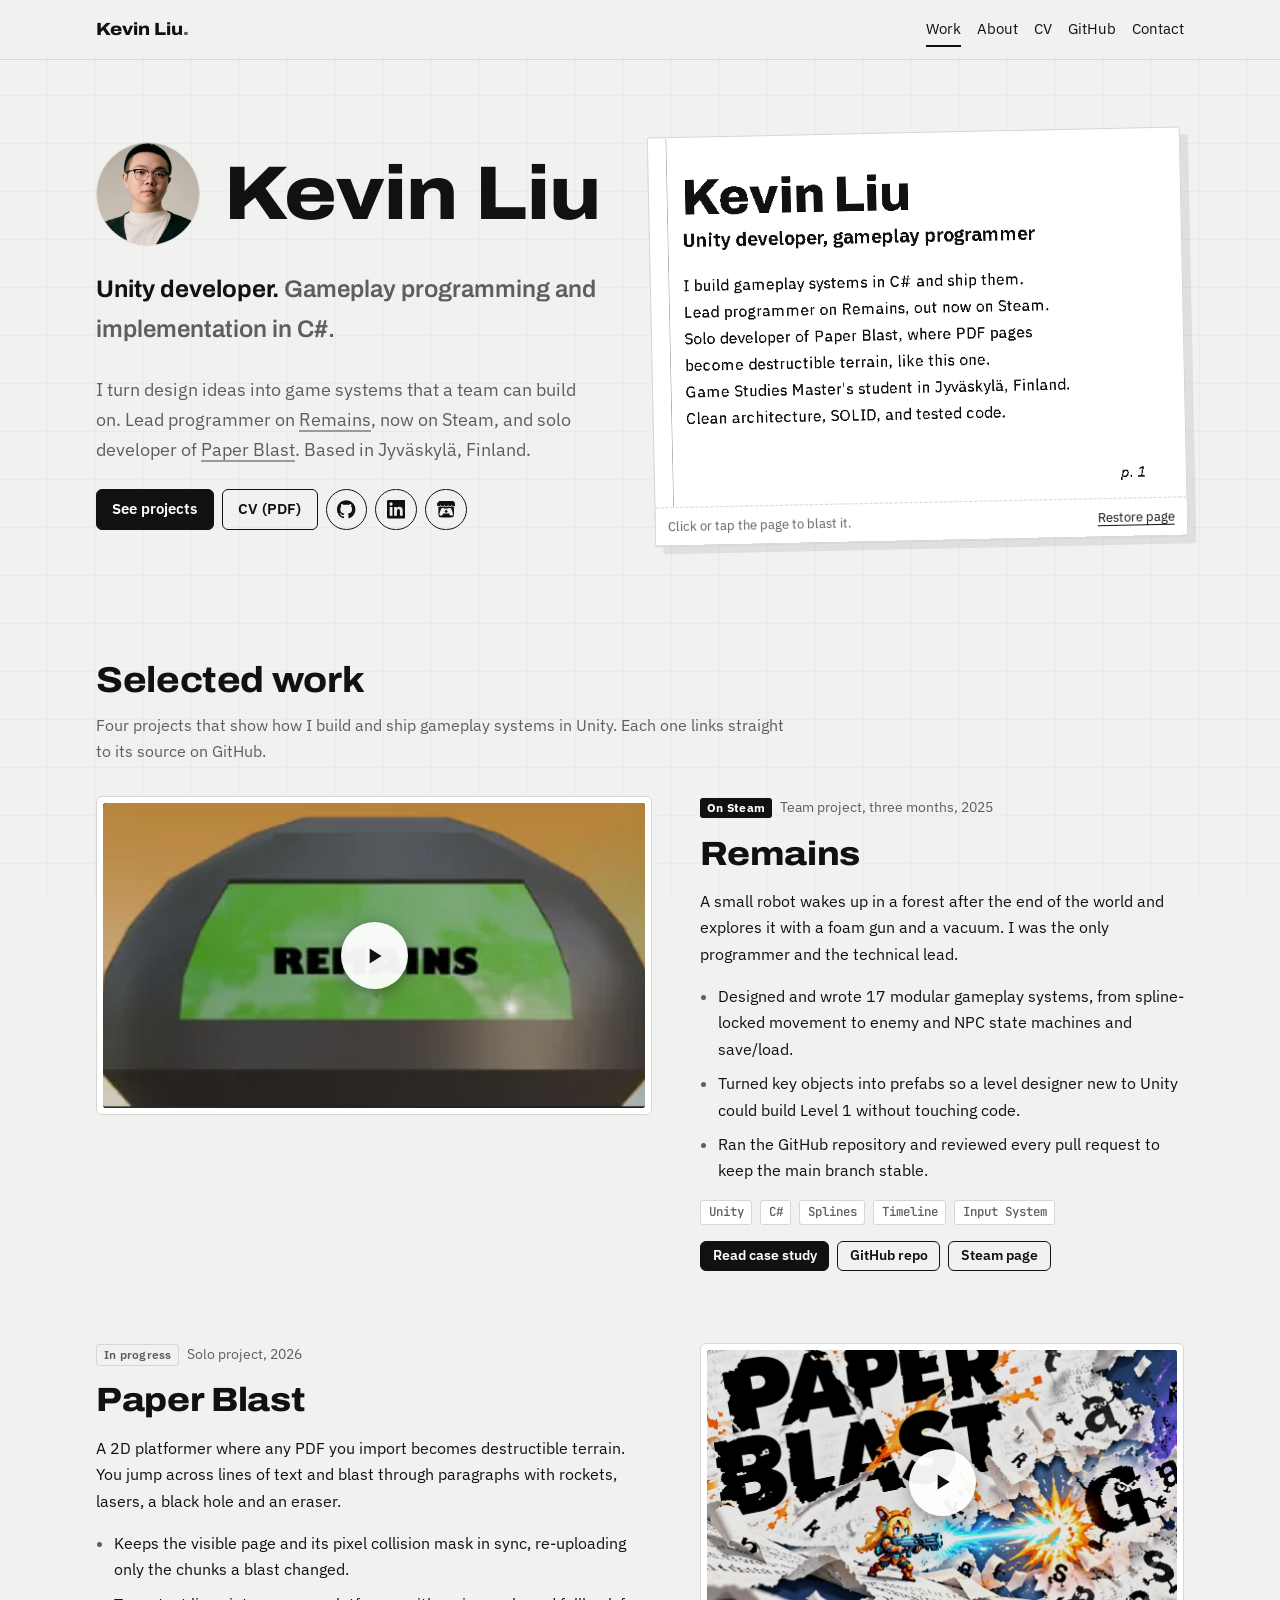
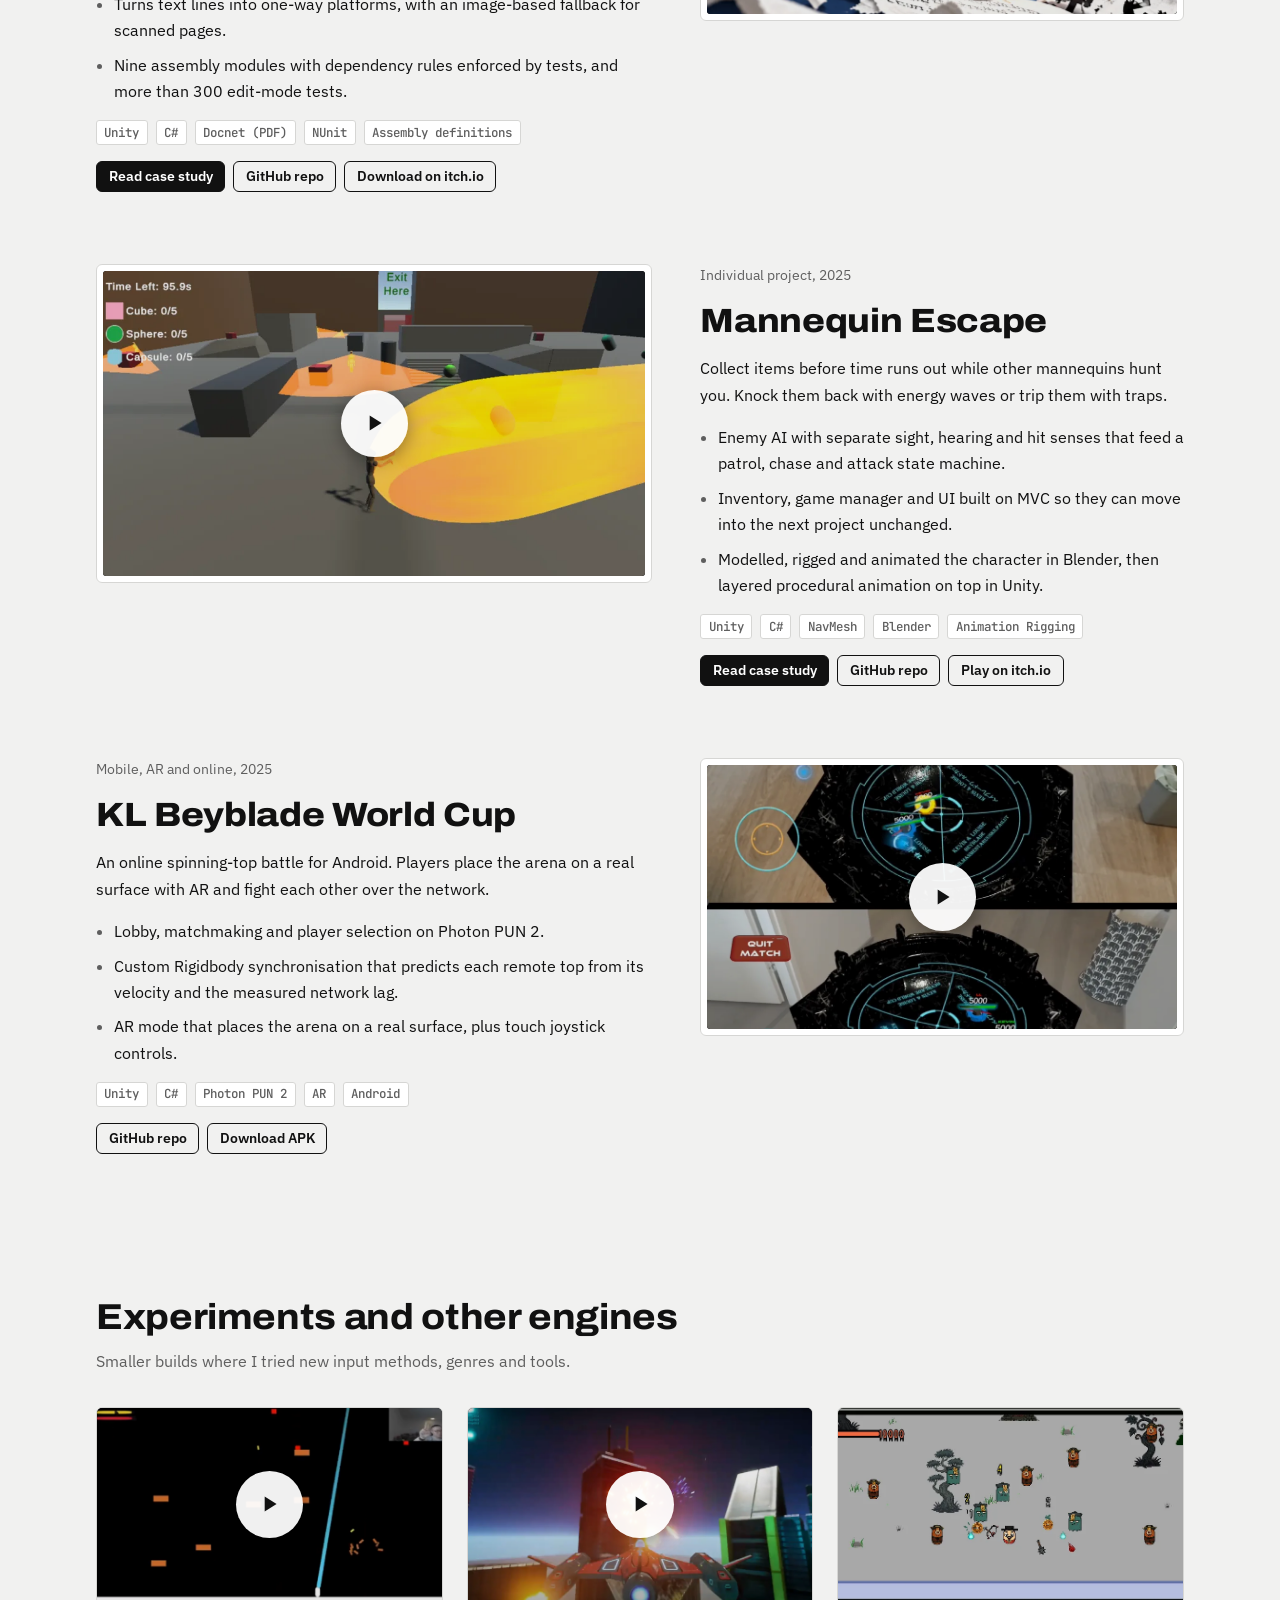
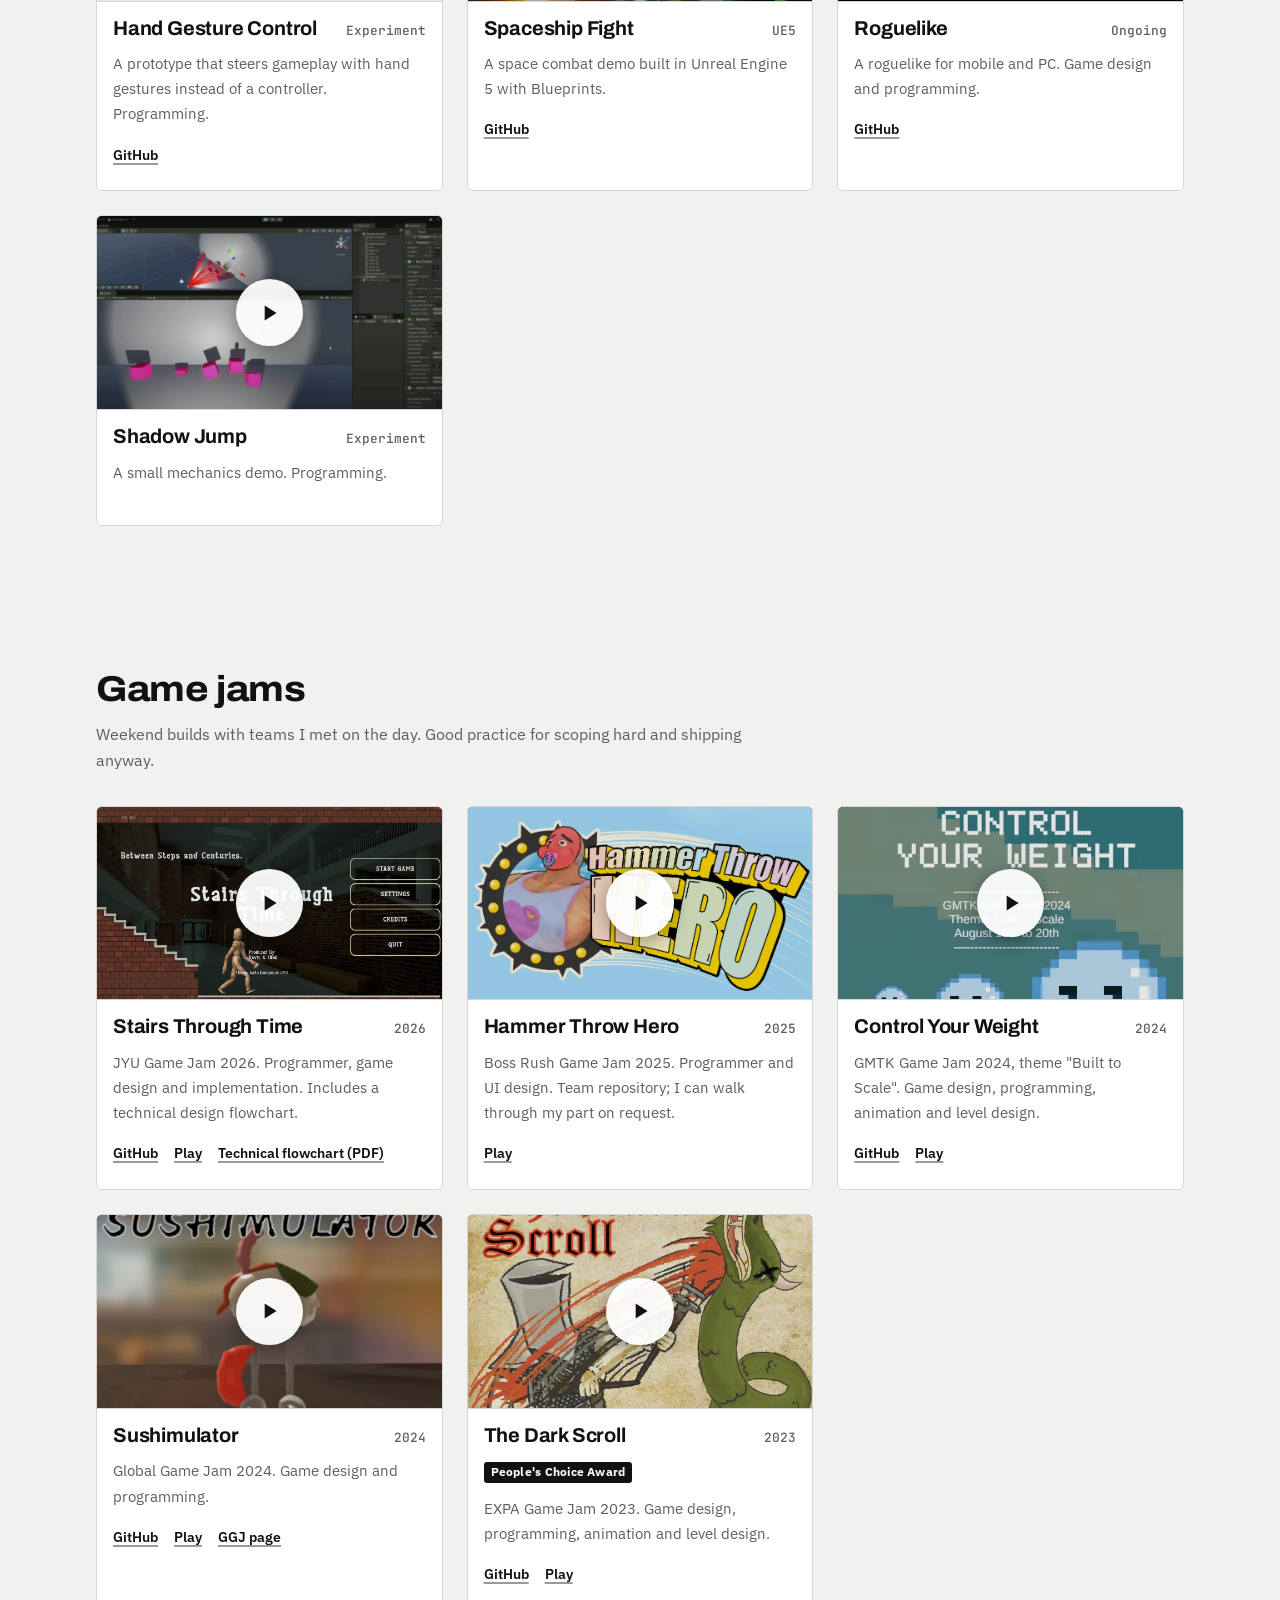
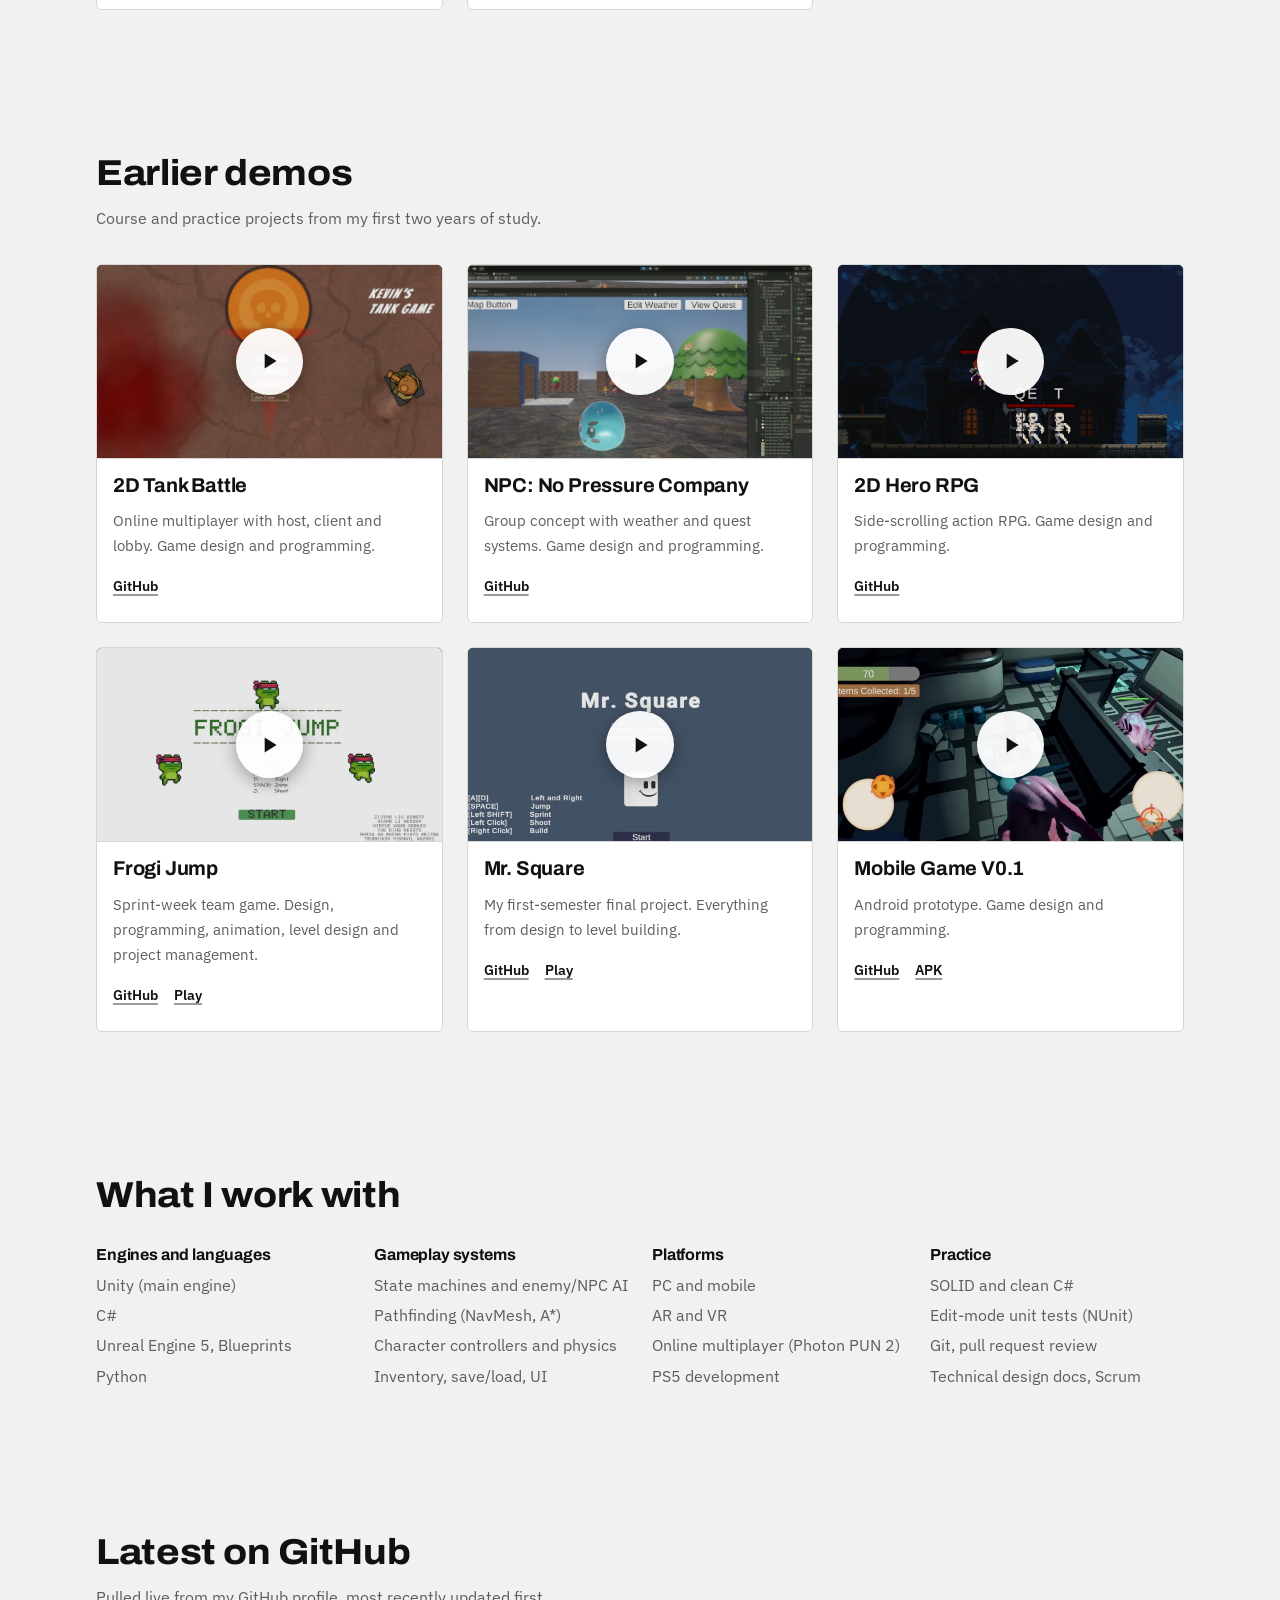
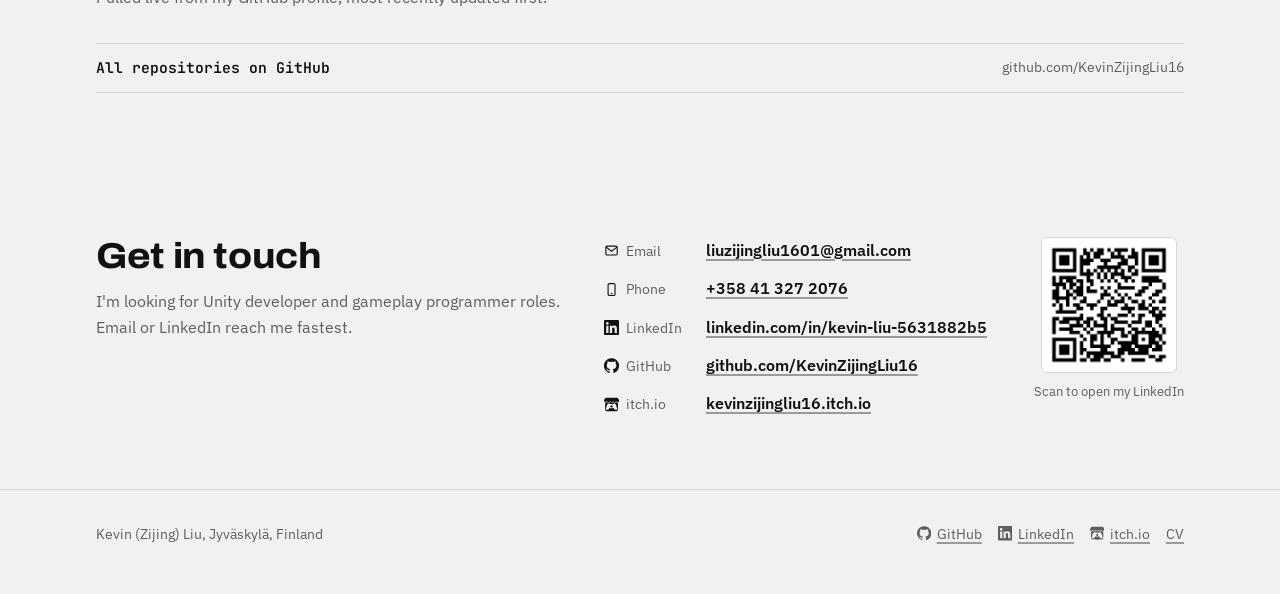
<file: index.html>
<!doctype html>
<html lang="en">
<head>
<meta charset="utf-8">
<meta name="viewport" content="width=device-width, initial-scale=1, viewport-fit=cover">
<title>Kevin Liu Portfolio</title>
<meta name="claude:viewport-fit-sides" content="cover">
<meta name="description" content="Kevin (Zijing) Liu, Unity developer and gameplay programmer. Remains on Steam, Paper Blast, Mannequin Escape and more.">
<link rel="preconnect" href="https://fonts.googleapis.com">
<link rel="preconnect" href="https://fonts.gstatic.com" crossorigin>
<link rel="stylesheet" href="https://fonts.googleapis.com/css2?family=Archivo:wdth,wght@100..125,400..800&family=IBM+Plex+Sans:ital,wght@0,400;0,500;0,600;0,700;1,400&family=JetBrains+Mono:wght@400;500;600&display=swap">
<link rel="stylesheet" href="assets/css/site.css?v=4">
</head>
<body>
<a class="visually-hidden" href="#work">Skip to projects</a>
<header class="site-header">
  <div class="wrap">
    <a class="brand" href="index.html">Kevin Liu<span>.</span></a>
    <nav class="nav" aria-label="Main">
      <a href="index.html" aria-current="page">Work</a>
      <a href="about.html">About</a>
      <a href="assets/docs/zijing-liu-cv.pdf" target="_blank" rel="noopener">CV</a>
      <a href="https://github.com/KevinZijingLiu16" target="_blank" rel="noopener">GitHub</a>
      <a href="#contact">Contact</a>
    </nav>
  </div>
</header>

<main>
  <div class="hero">
    <div class="wrap">
      <div class="hero-text">
        <div class="id-row"><img class="avatar" src="assets/img/avatar.webp" alt="Portrait of Kevin Liu" width="320" height="320"><h1>Kevin Liu</h1></div>
        <p class="role"><strong>Unity developer.</strong> Gameplay programming and implementation in C#.</p>
        <p class="lede">I turn design ideas into game systems that a team can build on. Lead programmer on <a href="projects/remains.html">Remains</a>, now on Steam, and solo developer of <a href="projects/paper-blast.html">Paper Blast</a>. Based in Jyväskylä, Finland.</p>
        <div class="btns">
          <a class="btn primary" href="#work">See projects</a>
          <a class="btn" href="assets/docs/zijing-liu-cv.pdf" target="_blank" rel="noopener">CV (PDF)</a>
          <div class="social" aria-label="Profiles"><a class="icon-btn" href="https://github.com/KevinZijingLiu16" target="_blank" rel="noopener" aria-label="GitHub" title="GitHub"><svg viewBox="0 0 24 24" aria-hidden="true" fill="currentColor"><path d="M12 .297c-6.63 0-12 5.373-12 12 0 5.303 3.438 9.8 8.205 11.385.6.113.82-.258.82-.577 0-.285-.01-1.04-.015-2.04-3.338.724-4.042-1.61-4.042-1.61C4.422 18.07 3.633 17.7 3.633 17.7c-1.087-.744.084-.729.084-.729 1.205.084 1.838 1.236 1.838 1.236 1.07 1.835 2.809 1.305 3.495.998.108-.776.417-1.305.76-1.605-2.665-.3-5.466-1.332-5.466-5.93 0-1.31.465-2.38 1.235-3.22-.135-.303-.54-1.523.105-3.176 0 0 1.005-.322 3.3 1.23.96-.267 1.98-.399 3-.405 1.02.006 2.04.138 3 .405 2.28-1.552 3.285-1.23 3.285-1.23.645 1.653.24 2.873.12 3.176.765.84 1.23 1.91 1.23 3.22 0 4.61-2.805 5.625-5.475 5.92.42.36.81 1.096.81 2.22 0 1.606-.015 2.896-.015 3.286 0 .315.21.69.825.57C20.565 22.092 24 17.592 24 12.297c0-6.627-5.373-12-12-12"/></svg></a><a class="icon-btn" href="https://www.linkedin.com/in/kevin-liu-5631882b5/" target="_blank" rel="noopener" aria-label="LinkedIn" title="LinkedIn"><svg viewBox="0 0 24 24" aria-hidden="true" fill="currentColor"><path d="M20.447 20.452h-3.554v-5.569c0-1.328-.027-3.037-1.852-3.037-1.853 0-2.136 1.445-2.136 2.939v5.667H9.351V9h3.414v1.561h.046c.477-.9 1.637-1.85 3.37-1.85 3.601 0 4.267 2.37 4.267 5.455v6.286zM5.337 7.433c-1.144 0-2.063-.926-2.063-2.065 0-1.138.92-2.063 2.063-2.063 1.14 0 2.064.925 2.064 2.063 0 1.139-.925 2.065-2.064 2.065zm1.782 13.019H3.555V9h3.564v11.452zM22.225 0H1.771C.792 0 0 .774 0 1.729v20.542C0 23.227.792 24 1.771 24h20.451C23.2 24 24 23.227 24 22.271V1.729C24 .774 23.2 0 22.222 0h.003z"/></svg></a><a class="icon-btn" href="https://kevinzijingliu16.itch.io/" target="_blank" rel="noopener" aria-label="itch.io" title="itch.io"><svg viewBox="0 0 24 24" aria-hidden="true" fill="currentColor"><path d="M3.13 1.338C2.08 1.96.02 4.328 0 4.95v1.03c0 1.303 1.22 2.45 2.325 2.45 1.33 0 2.436-1.102 2.436-2.41 0 1.308 1.07 2.41 2.4 2.41 1.328 0 2.362-1.102 2.362-2.41 0 1.308 1.137 2.41 2.466 2.41h.024c1.33 0 2.466-1.102 2.466-2.41 0 1.308 1.034 2.41 2.363 2.41 1.33 0 2.4-1.102 2.4-2.41 0 1.308 1.106 2.41 2.435 2.41C22.78 8.43 24 7.282 24 5.98V4.95c-.02-.62-2.082-2.99-3.13-3.612-3.253-.114-5.508-.134-8.87-.133-3.362 0-7.945.053-8.87.133zm6.376 6.477a2.74 2.74 0 0 1-.468.602c-.5.49-1.19.795-1.947.795a2.786 2.786 0 0 1-1.95-.795c-.182-.178-.32-.37-.446-.59-.127.222-.303.412-.486.59a2.788 2.788 0 0 1-1.95.795c-.092 0-.187-.025-.264-.052-.107 1.113-.152 2.176-.168 2.95v.005l-.006 1.167c.02 2.334-.23 7.564 1.03 8.85 1.952.454 5.545.662 9.15.663 3.605 0 7.198-.21 9.15-.664 1.26-1.284 1.01-6.514 1.03-8.848l-.006-1.167v-.004c-.016-.775-.06-1.838-.168-2.95-.077.026-.172.052-.263.052a2.788 2.788 0 0 1-1.95-.795c-.184-.178-.36-.368-.486-.59-.127.22-.265.412-.447.59a2.786 2.786 0 0 1-1.95.794c-.76 0-1.446-.303-1.948-.793a2.74 2.74 0 0 1-.468-.602 2.738 2.738 0 0 1-.463.602 2.787 2.787 0 0 1-1.95.794h-.16a2.787 2.787 0 0 1-1.95-.793 2.738 2.738 0 0 1-.464-.602zm-2.004 2.59v.002c.795.002 1.5 0 2.373.953.687-.072 1.406-.108 2.125-.107.72 0 1.438.035 2.125.107.873-.953 1.578-.95 2.372-.953.376 0 1.876 0 2.92 2.934l1.123 4.028c.832 2.995-.266 3.068-1.636 3.07-2.03-.075-3.156-1.55-3.156-3.025-1.124.184-2.436.276-3.748.277-1.312 0-2.624-.093-3.748-.277 0 1.475-1.125 2.95-3.156 3.026-1.37-.004-2.468-.077-1.636-3.072l1.122-4.027c1.045-2.934 2.545-2.934 2.92-2.934zM12 12.714c-.002.002-2.14 1.964-2.523 2.662l1.4-.056v1.22c0 .056.56.033 1.123.007.562.026 1.124.05 1.124-.008v-1.22l1.4.055C14.138 14.677 12 12.713 12 12.713z"/></svg></a></div>
        </div>
      </div>
      <figure class="blast">
        <canvas id="blast-canvas" width="360" height="250" tabindex="0" role="img" aria-label="A small page of text about Kevin. Click or press Enter to blast holes in it, the way Paper Blast turns PDF pages into destructible terrain."></canvas>
        <figcaption><span id="blast-count">Click or tap the page to blast it.</span><button type="button" id="blast-reset">Restore page</button></figcaption>
      </figure>
    </div>
  </div>

  <section id="work">
    <div class="wrap">
      <div class="sec-head">
        <h2>Selected work</h2>
        <p class="muted">Four projects that show how I build and ship gameplay systems in Unity. Each one links straight to its source on GitHub.</p>
      </div>

      <div class="featured">
        <article class="feature">
          <div class="feature-media has-video"><div class="video" data-yt="BwUqvsdftDM"><img src="https://i.ytimg.com/vi/BwUqvsdftDM/maxresdefault.jpg" onerror="this.onerror=null;this.src='assets/img/remains-logo.webp'" alt="Remains gameplay video thumbnail" loading="lazy" width="1280" height="720"><button type="button" aria-label="Play Remains video"><span><svg width="26" height="26" viewBox="0 0 24 24" fill="currentColor" aria-hidden="true"><path d="M8 5v14l11-7z"/></svg></span></button></div></div>
          <div class="feature-body">
            <div class="feature-meta"><span class="badge">On Steam</span><span>Team project, three months, 2025</span></div>
            <h3><a href="projects/remains.html">Remains</a></h3>
            <p>A small robot wakes up in a forest after the end of the world and explores it with a foam gun and a vacuum. I was the only programmer and the technical lead.</p>
            <ul>
              <li>Designed and wrote 17 modular gameplay systems, from spline-locked movement to enemy and NPC state machines and save/load.</li>
              <li>Turned key objects into prefabs so a level designer new to Unity could build Level 1 without touching code.</li>
              <li>Ran the GitHub repository and reviewed every pull request to keep the main branch stable.</li>
            </ul>
            <ul class="chips" aria-label="Technology"><li>Unity</li><li>C#</li><li>Splines</li><li>Timeline</li><li>Input System</li></ul>
            <div class="btns">
              <a class="btn primary small" href="projects/remains.html">Read case study</a>
              <a class="btn small" href="https://github.com/KevinZijingLiu16/Remains" target="_blank" rel="noopener">GitHub repo</a>
              <a class="btn small" href="https://store.steampowered.com/app/4129530/Remains/" target="_blank" rel="noopener">Steam page</a>
            </div>
          </div>
        </article>

        <article class="feature">
          <div class="feature-media has-video"><div class="video" data-yt="ONgBo4TUfT0"><img src="assets/img/paperblast.webp" alt="Paper Blast key art: a character firing a blaster through torn pages of text" loading="lazy" width="944" height="657"><button type="button" aria-label="Play Paper Blast video"><span><svg width="26" height="26" viewBox="0 0 24 24" fill="currentColor" aria-hidden="true"><path d="M8 5v14l11-7z"/></svg></span></button></div></div>
          <div class="feature-body">
            <div class="feature-meta"><span class="badge quiet">In progress</span><span>Solo project, 2026</span></div>
            <h3><a href="projects/paper-blast.html">Paper Blast</a></h3>
            <p>A 2D platformer where any PDF you import becomes destructible terrain. You jump across lines of text and blast through paragraphs with rockets, lasers, a black hole and an eraser.</p>
            <ul>
              <li>Keeps the visible page and its pixel collision mask in sync, re-uploading only the chunks a blast changed.</li>
              <li>Turns text lines into one-way platforms, with an image-based fallback for scanned pages.</li>
              <li>Nine assembly modules with dependency rules enforced by tests, and more than 300 edit-mode tests.</li>
            </ul>
            <ul class="chips" aria-label="Technology"><li>Unity</li><li>C#</li><li>Docnet (PDF)</li><li>NUnit</li><li>Assembly definitions</li></ul>
            <div class="btns">
              <a class="btn primary small" href="projects/paper-blast.html">Read case study</a>
              <a class="btn small" href="https://github.com/KevinZijingLiu16/KevinPaperBlast" target="_blank" rel="noopener">GitHub repo</a>
              <a class="btn small" href="https://kevinzijingliu16.itch.io/paperblast" target="_blank" rel="noopener">Download on itch.io</a>
            </div>
          </div>
        </article>

        <article class="feature">
          <div class="feature-media has-video"><div class="video" data-yt="DmjN8wEi2cM"><img src="assets/img/mannequin.webp" alt="Mannequin Escape: a mannequin dashing through an arena while the HUD tracks collected items and time left" loading="lazy" width="860" height="492"><button type="button" aria-label="Play Mannequin Escape video"><span><svg width="26" height="26" viewBox="0 0 24 24" fill="currentColor" aria-hidden="true"><path d="M8 5v14l11-7z"/></svg></span></button></div></div>
          <div class="feature-body">
            <div class="feature-meta"><span>Individual project, 2025</span></div>
            <h3><a href="projects/mannequin-escape.html">Mannequin Escape</a></h3>
            <p>Collect items before time runs out while other mannequins hunt you. Knock them back with energy waves or trip them with traps.</p>
            <ul>
              <li>Enemy AI with separate sight, hearing and hit senses that feed a patrol, chase and attack state machine.</li>
              <li>Inventory, game manager and UI built on MVC so they can move into the next project unchanged.</li>
              <li>Modelled, rigged and animated the character in Blender, then layered procedural animation on top in Unity.</li>
            </ul>
            <ul class="chips" aria-label="Technology"><li>Unity</li><li>C#</li><li>NavMesh</li><li>Blender</li><li>Animation Rigging</li></ul>
            <div class="btns">
              <a class="btn primary small" href="projects/mannequin-escape.html">Read case study</a>
              <a class="btn small" href="https://github.com/KevinZijingLiu16/KevinMannequinEscape" target="_blank" rel="noopener">GitHub repo</a>
              <a class="btn small" href="https://kevinzijingliu16.itch.io/mannequin-escape" target="_blank" rel="noopener">Play on itch.io</a>
            </div>
          </div>
        </article>

        <article class="feature">
          <div class="feature-media has-video"><div class="video" data-yt="FiRBSWSIpNE"><img src="assets/img/beyblade.webp" alt="KL Beyblade World Cup: two spinning tops battling in an AR arena placed on a real floor" loading="lazy" width="987" height="847"><button type="button" aria-label="Play KL Beyblade World Cup video"><span><svg width="26" height="26" viewBox="0 0 24 24" fill="currentColor" aria-hidden="true"><path d="M8 5v14l11-7z"/></svg></span></button></div></div>
          <div class="feature-body">
            <div class="feature-meta"><span>Mobile, AR and online, 2025</span></div>
            <h3>KL Beyblade World Cup</h3>
            <p>An online spinning-top battle for Android. Players place the arena on a real surface with AR and fight each other over the network.</p>
            <ul>
              <li>Lobby, matchmaking and player selection on Photon PUN 2.</li>
              <li>Custom Rigidbody synchronisation that predicts each remote top from its velocity and the measured network lag.</li>
              <li>AR mode that places the arena on a real surface, plus touch joystick controls.</li>
            </ul>
            <ul class="chips" aria-label="Technology"><li>Unity</li><li>C#</li><li>Photon PUN 2</li><li>AR</li><li>Android</li></ul>
            <div class="btns">
              <a class="btn small" href="https://github.com/KevinZijingLiu16/KevinLouiseAR" target="_blank" rel="noopener">GitHub repo</a>
              <a class="btn small" href="https://drive.google.com/file/d/1VDH2is3HLKzZyOCz_4px4Q7ZrrSHIYv4/view?usp=sharing" target="_blank" rel="noopener">Download APK</a>
            </div>
          </div>
        </article>
      </div>
    </div>
  </section>

  <section id="more">
    <div class="wrap">
      <div class="sec-head">
        <h2>Experiments and other engines</h2>
        <p class="muted">Smaller builds where I tried new input methods, genres and tools.</p>
      </div>
      <div class="grid">
        <article class="card">
          <div class="video" data-yt="ahrJP-5d4i0"><img src="assets/img/hand-gesture.webp" alt="Hand Gesture Control demo" loading="lazy"><button type="button" aria-label="Play Hand Gesture Control video"><span><svg width="26" height="26" viewBox="0 0 24 24" fill="currentColor" aria-hidden="true"><path d="M8 5v14l11-7z"/></svg></span></button></div>
          <div class="card-body">
            <div class="title-row"><h3>Hand Gesture Control</h3><span class="year">Experiment</span></div>
            <p>A prototype that steers gameplay with hand gestures instead of a controller. Programming.</p>
            <div class="links"><a href="https://github.com/KevinZijingLiu16/KevinHandGestureTestGame" target="_blank" rel="noopener">GitHub</a></div>
          </div>
        </article>
        <article class="card">
          <div class="video" data-yt="X2G3MEA7--M"><img src="assets/img/spaceship.webp" alt="Spaceship Fight in Unreal Engine 5" loading="lazy"><button type="button" aria-label="Play Spaceship Fight video"><span><svg width="26" height="26" viewBox="0 0 24 24" fill="currentColor" aria-hidden="true"><path d="M8 5v14l11-7z"/></svg></span></button></div>
          <div class="card-body">
            <div class="title-row"><h3>Spaceship Fight</h3><span class="year">UE5</span></div>
            <p>A space combat demo built in Unreal Engine 5 with Blueprints.</p>
            <div class="links"><a href="https://github.com/KevinZijingLiu16/KevinUE5_SpaceshipBattle" target="_blank" rel="noopener">GitHub</a></div>
          </div>
        </article>
        <article class="card">
          <img src="assets/img/roguelike.webp" alt="Roguelike game for mobile and PC" loading="lazy">
          <div class="card-body">
            <div class="title-row"><h3>Roguelike</h3><span class="year">Ongoing</span></div>
            <p>A roguelike for mobile and PC. Game design and programming.</p>
            <div class="links"><a href="https://github.com/KevinZijingLiu16/KevinRoguelikeGame" target="_blank" rel="noopener">GitHub</a></div>
          </div>
        </article>
        <article class="card">
          <div class="video" data-yt="OBTetNc2gpI"><img src="assets/img/shadow-jump.webp" alt="Shadow Jump demo in the Unity editor" loading="lazy"><button type="button" aria-label="Play Shadow Jump video"><span><svg width="26" height="26" viewBox="0 0 24 24" fill="currentColor" aria-hidden="true"><path d="M8 5v14l11-7z"/></svg></span></button></div>
          <div class="card-body">
            <div class="title-row"><h3>Shadow Jump</h3><span class="year">Experiment</span></div>
            <p>A small mechanics demo. Programming.</p>
            <div class="links"></div>
          </div>
        </article>
      </div>
    </div>
  </section>

  <section id="jams">
    <div class="wrap">
      <div class="sec-head">
        <h2>Game jams</h2>
        <p class="muted">Weekend builds with teams I met on the day. Good practice for scoping hard and shipping anyway.</p>
      </div>
      <div class="grid">
        <article class="card">
          <div class="video" data-yt="B6_Wcf-z10U"><img src="assets/img/stairs.webp" alt="Stairs Through Time title screen" loading="lazy"><button type="button" aria-label="Play Stairs Through Time video"><span><svg width="26" height="26" viewBox="0 0 24 24" fill="currentColor" aria-hidden="true"><path d="M8 5v14l11-7z"/></svg></span></button></div>
          <div class="card-body">
            <div class="title-row"><h3>Stairs Through Time</h3><span class="year">2026</span></div>
            <p>JYU Game Jam 2026. Programmer, game design and implementation. Includes a technical design flowchart.</p>
            <div class="links"><a href="https://github.com/KevinZijingLiu16/JYU_GameJam_Stairs" target="_blank" rel="noopener">GitHub</a><a href="https://kevinzijingliu16.itch.io/stairs-through-time" target="_blank" rel="noopener">Play</a><a href="assets/docs/stairs-through-time-tech-design.pdf" target="_blank" rel="noopener">Technical flowchart (PDF)</a></div>
          </div>
        </article>
        <article class="card">
          <div class="video" data-yt="fQKchQxzH9Q"><img src="assets/img/hammer.webp" alt="Hammer Throw Hero title art" loading="lazy"><button type="button" aria-label="Play Hammer Throw Hero video"><span><svg width="26" height="26" viewBox="0 0 24 24" fill="currentColor" aria-hidden="true"><path d="M8 5v14l11-7z"/></svg></span></button></div>
          <div class="card-body">
            <div class="title-row"><h3>Hammer Throw Hero</h3><span class="year">2025</span></div>
            <p>Boss Rush Game Jam 2025. Programmer and UI design. Team repository; I can walk through my part on request.</p>
            <div class="links"><a href="https://hammerthrowhero.itch.io/hammer-throw-hero" target="_blank" rel="noopener">Play</a></div>
          </div>
        </article>
        <article class="card">
          <div class="video" data-yt="hoZmewEIPrs"><img src="assets/img/control-weight.webp" alt="Control Your Weight title screen" loading="lazy"><button type="button" aria-label="Play Control Your Weight video"><span><svg width="26" height="26" viewBox="0 0 24 24" fill="currentColor" aria-hidden="true"><path d="M8 5v14l11-7z"/></svg></span></button></div>
          <div class="card-body">
            <div class="title-row"><h3>Control Your Weight</h3><span class="year">2024</span></div>
            <p>GMTK Game Jam 2024, theme "Built to Scale". Game design, programming, animation and level design.</p>
            <div class="links"><a href="https://github.com/KevinZijingLiu16/GMTK_GameJam2024" target="_blank" rel="noopener">GitHub</a><a href="https://kevinzijingliu16.itch.io/control-your-weight" target="_blank" rel="noopener">Play</a></div>
          </div>
        </article>
        <article class="card">
          <div class="video" data-yt="HNSmyQnsI9s"><img src="assets/img/sushimulator.webp" alt="Sushimulator title screen" loading="lazy"><button type="button" aria-label="Play Sushimulator video"><span><svg width="26" height="26" viewBox="0 0 24 24" fill="currentColor" aria-hidden="true"><path d="M8 5v14l11-7z"/></svg></span></button></div>
          <div class="card-body">
            <div class="title-row"><h3>Sushimulator</h3><span class="year">2024</span></div>
            <p>Global Game Jam 2024. Game design and programming.</p>
            <div class="links"><a href="https://github.com/kasperbc/sokeritee-fgj24" target="_blank" rel="noopener">GitHub</a><a href="https://kevinzijingliu16.itch.io/sushimulator" target="_blank" rel="noopener">Play</a><a href="https://globalgamejam.org/games/2024/sushimulator-6" target="_blank" rel="noopener">GGJ page</a></div>
          </div>
        </article>
        <article class="card">
          <div class="video" data-yt="-_N8m1pFr8s"><img src="assets/img/dark-scroll.webp" alt="The Dark Scroll cover art" loading="lazy"><button type="button" aria-label="Play The Dark Scroll video"><span><svg width="26" height="26" viewBox="0 0 24 24" fill="currentColor" aria-hidden="true"><path d="M8 5v14l11-7z"/></svg></span></button></div>
          <div class="card-body">
            <div class="title-row"><h3>The Dark Scroll</h3><span class="year">2023</span></div>
            <p><span class="badge">People's Choice Award</span></p>
            <p>EXPA Game Jam 2023. Game design, programming, animation and level design.</p>
            <div class="links"><a href="https://github.com/malconvoker/GameJamSideScroller" target="_blank" rel="noopener">GitHub</a><a href="https://mcturbo.itch.io/the-dark-scroll" target="_blank" rel="noopener">Play</a></div>
          </div>
        </article>
      </div>
    </div>
  </section>

  <section id="demos">
    <div class="wrap">
      <div class="sec-head">
        <h2>Earlier demos</h2>
        <p class="muted">Course and practice projects from my first two years of study.</p>
      </div>
      <div class="grid">
        <article class="card">
          <div class="video" data-yt="I52xFdEm4nY"><img src="assets/img/tank.webp" alt="2D Tank Battle screenshot" loading="lazy"><button type="button" aria-label="Play 2D Tank Battle video"><span><svg width="26" height="26" viewBox="0 0 24 24" fill="currentColor" aria-hidden="true"><path d="M8 5v14l11-7z"/></svg></span></button></div>
          <div class="card-body">
            <h3>2D Tank Battle</h3>
            <p>Online multiplayer with host, client and lobby. Game design and programming.</p>
            <div class="links"><a href="https://github.com/KevinZijingLiu16/OnlineGameProgrammingKevin2DTankBattle" target="_blank" rel="noopener">GitHub</a></div>
          </div>
        </article>
        <article class="card">
          <div class="video" data-yt="hLsiD9iw_Q8"><img src="assets/img/npc.webp" alt="NPC: No Pressure Company screenshot" loading="lazy"><button type="button" aria-label="Play NPC: No Pressure Company video"><span><svg width="26" height="26" viewBox="0 0 24 24" fill="currentColor" aria-hidden="true"><path d="M8 5v14l11-7z"/></svg></span></button></div>
          <div class="card-body">
            <h3>NPC: No Pressure Company</h3>
            <p>Group concept with weather and quest systems. Game design and programming.</p>
            <div class="links"><a href="https://github.com/KevinZijingLiu16/GameEngine-GameConceptGroup" target="_blank" rel="noopener">GitHub</a></div>
          </div>
        </article>
        <article class="card">
          <div class="video" data-yt="GadSRFnV4m8"><img src="assets/img/hero-rpg.webp" alt="2D Hero RPG screenshot" loading="lazy"><button type="button" aria-label="Play 2D Hero RPG video"><span><svg width="26" height="26" viewBox="0 0 24 24" fill="currentColor" aria-hidden="true"><path d="M8 5v14l11-7z"/></svg></span></button></div>
          <div class="card-body">
            <h3>2D Hero RPG</h3>
            <p>Side-scrolling action RPG. Game design and programming.</p>
            <div class="links"><a href="https://github.com/KevinZijingLiu16/2DHeroRPG" target="_blank" rel="noopener">GitHub</a></div>
          </div>
        </article>
        <article class="card">
          <div class="video" data-yt="wshnGRMlqwE"><img src="assets/img/frogi.webp" alt="Frogi Jump screenshot" loading="lazy"><button type="button" aria-label="Play Frogi Jump video"><span><svg width="26" height="26" viewBox="0 0 24 24" fill="currentColor" aria-hidden="true"><path d="M8 5v14l11-7z"/></svg></span></button></div>
          <div class="card-body">
            <h3>Frogi Jump</h3>
            <p>Sprint-week team game. Design, programming, animation, level design and project management.</p>
            <div class="links"><a href="https://github.com/KevinZijingLiu16/Group5_SprintWeek_FrogJump" target="_blank" rel="noopener">GitHub</a><a href="https://kevinzijingliu16.itch.io/frogi-jump" target="_blank" rel="noopener">Play</a></div>
          </div>
        </article>
        <article class="card">
          <div class="video" data-yt="AOMJct2_u58"><img src="assets/img/mr-square.webp" alt="Mr. Square screenshot" loading="lazy"><button type="button" aria-label="Play Mr. Square video"><span><svg width="26" height="26" viewBox="0 0 24 24" fill="currentColor" aria-hidden="true"><path d="M8 5v14l11-7z"/></svg></span></button></div>
          <div class="card-body">
            <h3>Mr. Square</h3>
            <p>My first-semester final project. Everything from design to level building.</p>
            <div class="links"><a href="https://github.com/KevinZijingLiu16/AE0672_2D_MrSquare" target="_blank" rel="noopener">GitHub</a><a href="https://kevinzijingliu16.itch.io/mr-square" target="_blank" rel="noopener">Play</a></div>
          </div>
        </article>
        <article class="card">
          <div class="video" data-yt="w1vHjdHQ5dI"><img src="assets/img/mobile-game.webp" alt="Mobile Game V0.1 screenshot" loading="lazy"><button type="button" aria-label="Play Mobile Game V0.1 video"><span><svg width="26" height="26" viewBox="0 0 24 24" fill="currentColor" aria-hidden="true"><path d="M8 5v14l11-7z"/></svg></span></button></div>
          <div class="card-body">
            <h3>Mobile Game V0.1</h3>
            <p>Android prototype. Game design and programming.</p>
            <div class="links"><a href="https://github.com/KevinZijingLiu16/KevinMobileGame" target="_blank" rel="noopener">GitHub</a><a href="https://drive.google.com/file/d/1bTSFt43aKf01YIzjS6HeW88WJtqtHOpX/view" target="_blank" rel="noopener">APK</a></div>
          </div>
        </article>
      </div>
    </div>
  </section>

  <section id="skills">
    <div class="wrap">
      <div class="sec-head"><h2>What I work with</h2></div>
      <div class="skills">
        <div><h3>Engines and languages</h3><ul><li>Unity (main engine)</li><li>C#</li><li>Unreal Engine 5, Blueprints</li><li>Python</li></ul></div>
        <div><h3>Gameplay systems</h3><ul><li>State machines and enemy/NPC AI</li><li>Pathfinding (NavMesh, A*)</li><li>Character controllers and physics</li><li>Inventory, save/load, UI</li></ul></div>
        <div><h3>Platforms</h3><ul><li>PC and mobile</li><li>AR and VR</li><li>Online multiplayer (Photon PUN 2)</li><li>PS5 development</li></ul></div>
        <div><h3>Practice</h3><ul><li>SOLID and clean C#</li><li>Edit-mode unit tests (NUnit)</li><li>Git, pull request review</li><li>Technical design docs, Scrum</li></ul></div>
      </div>
    </div>
  </section>

  <section id="github">
    <div class="wrap">
      <div class="sec-head">
        <h2>Latest on GitHub</h2>
        <p class="muted">Pulled live from my GitHub profile, most recently updated first.</p>
      </div>
      <div class="repos" id="repo-list" data-user="KevinZijingLiu16">
        <a class="repo" href="https://github.com/KevinZijingLiu16?tab=repositories" target="_blank" rel="noopener"><strong>All repositories on GitHub</strong><span>github.com/KevinZijingLiu16</span></a>
      </div>
    </div>
  </section>

  <section id="contact">
    <div class="wrap contact">
      <div class="sec-head" style="margin-bottom:0">
        <h2>Get in touch</h2>
        <p class="muted">I'm looking for Unity developer and gameplay programmer roles. Email or LinkedIn reach me fastest.</p>
      </div>
      <div class="contact-details">
        <dl>
          <dt><svg viewBox="0 0 24 24" aria-hidden="true" fill="none" stroke="currentColor" stroke-width="1.8" stroke-linejoin="round"><rect x="3" y="5" width="18" height="14" rx="2"/><path d="M3.5 6.5 12 13l8.5-6.5"/></svg>Email</dt><dd><a href="mailto:liuzijingliu1601@gmail.com">liuzijingliu1601@gmail.com</a></dd>
          <dt><svg viewBox="0 0 24 24" aria-hidden="true" fill="none" stroke="currentColor" stroke-width="1.8" stroke-linejoin="round"><rect x="6.5" y="2.5" width="11" height="19" rx="2.2"/><path d="M10.5 18.5h3"/></svg>Phone</dt><dd><a href="tel:+358413272076">+358 41 327 2076</a></dd>
          <dt><svg viewBox="0 0 24 24" aria-hidden="true" fill="currentColor"><path d="M20.447 20.452h-3.554v-5.569c0-1.328-.027-3.037-1.852-3.037-1.853 0-2.136 1.445-2.136 2.939v5.667H9.351V9h3.414v1.561h.046c.477-.9 1.637-1.85 3.37-1.85 3.601 0 4.267 2.37 4.267 5.455v6.286zM5.337 7.433c-1.144 0-2.063-.926-2.063-2.065 0-1.138.92-2.063 2.063-2.063 1.14 0 2.064.925 2.064 2.063 0 1.139-.925 2.065-2.064 2.065zm1.782 13.019H3.555V9h3.564v11.452zM22.225 0H1.771C.792 0 0 .774 0 1.729v20.542C0 23.227.792 24 1.771 24h20.451C23.2 24 24 23.227 24 22.271V1.729C24 .774 23.2 0 22.222 0h.003z"/></svg>LinkedIn</dt><dd><a href="https://www.linkedin.com/in/kevin-liu-5631882b5/" target="_blank" rel="noopener">linkedin.com/in/kevin-liu-5631882b5</a></dd>
          <dt><svg viewBox="0 0 24 24" aria-hidden="true" fill="currentColor"><path d="M12 .297c-6.63 0-12 5.373-12 12 0 5.303 3.438 9.8 8.205 11.385.6.113.82-.258.82-.577 0-.285-.01-1.04-.015-2.04-3.338.724-4.042-1.61-4.042-1.61C4.422 18.07 3.633 17.7 3.633 17.7c-1.087-.744.084-.729.084-.729 1.205.084 1.838 1.236 1.838 1.236 1.07 1.835 2.809 1.305 3.495.998.108-.776.417-1.305.76-1.605-2.665-.3-5.466-1.332-5.466-5.93 0-1.31.465-2.38 1.235-3.22-.135-.303-.54-1.523.105-3.176 0 0 1.005-.322 3.3 1.23.96-.267 1.98-.399 3-.405 1.02.006 2.04.138 3 .405 2.28-1.552 3.285-1.23 3.285-1.23.645 1.653.24 2.873.12 3.176.765.84 1.23 1.91 1.23 3.22 0 4.61-2.805 5.625-5.475 5.92.42.36.81 1.096.81 2.22 0 1.606-.015 2.896-.015 3.286 0 .315.21.69.825.57C20.565 22.092 24 17.592 24 12.297c0-6.627-5.373-12-12-12"/></svg>GitHub</dt><dd><a href="https://github.com/KevinZijingLiu16" target="_blank" rel="noopener">github.com/KevinZijingLiu16</a></dd>
          <dt><svg viewBox="0 0 24 24" aria-hidden="true" fill="currentColor"><path d="M3.13 1.338C2.08 1.96.02 4.328 0 4.95v1.03c0 1.303 1.22 2.45 2.325 2.45 1.33 0 2.436-1.102 2.436-2.41 0 1.308 1.07 2.41 2.4 2.41 1.328 0 2.362-1.102 2.362-2.41 0 1.308 1.137 2.41 2.466 2.41h.024c1.33 0 2.466-1.102 2.466-2.41 0 1.308 1.034 2.41 2.363 2.41 1.33 0 2.4-1.102 2.4-2.41 0 1.308 1.106 2.41 2.435 2.41C22.78 8.43 24 7.282 24 5.98V4.95c-.02-.62-2.082-2.99-3.13-3.612-3.253-.114-5.508-.134-8.87-.133-3.362 0-7.945.053-8.87.133zm6.376 6.477a2.74 2.74 0 0 1-.468.602c-.5.49-1.19.795-1.947.795a2.786 2.786 0 0 1-1.95-.795c-.182-.178-.32-.37-.446-.59-.127.222-.303.412-.486.59a2.788 2.788 0 0 1-1.95.795c-.092 0-.187-.025-.264-.052-.107 1.113-.152 2.176-.168 2.95v.005l-.006 1.167c.02 2.334-.23 7.564 1.03 8.85 1.952.454 5.545.662 9.15.663 3.605 0 7.198-.21 9.15-.664 1.26-1.284 1.01-6.514 1.03-8.848l-.006-1.167v-.004c-.016-.775-.06-1.838-.168-2.95-.077.026-.172.052-.263.052a2.788 2.788 0 0 1-1.95-.795c-.184-.178-.36-.368-.486-.59-.127.22-.265.412-.447.59a2.786 2.786 0 0 1-1.95.794c-.76 0-1.446-.303-1.948-.793a2.74 2.74 0 0 1-.468-.602 2.738 2.738 0 0 1-.463.602 2.787 2.787 0 0 1-1.95.794h-.16a2.787 2.787 0 0 1-1.95-.793 2.738 2.738 0 0 1-.464-.602zm-2.004 2.59v.002c.795.002 1.5 0 2.373.953.687-.072 1.406-.108 2.125-.107.72 0 1.438.035 2.125.107.873-.953 1.578-.95 2.372-.953.376 0 1.876 0 2.92 2.934l1.123 4.028c.832 2.995-.266 3.068-1.636 3.07-2.03-.075-3.156-1.55-3.156-3.025-1.124.184-2.436.276-3.748.277-1.312 0-2.624-.093-3.748-.277 0 1.475-1.125 2.95-3.156 3.026-1.37-.004-2.468-.077-1.636-3.072l1.122-4.027c1.045-2.934 2.545-2.934 2.92-2.934zM12 12.714c-.002.002-2.14 1.964-2.523 2.662l1.4-.056v1.22c0 .056.56.033 1.123.007.562.026 1.124.05 1.124-.008v-1.22l1.4.055C14.138 14.677 12 12.713 12 12.713z"/></svg>itch.io</dt><dd><a href="https://kevinzijingliu16.itch.io/" target="_blank" rel="noopener">kevinzijingliu16.itch.io</a></dd>
        </dl>
        <figure class="qr">
          <img src="assets/img/linkedin-qr.png" alt="QR code linking to Kevin Liu's LinkedIn profile" width="528" height="528" loading="lazy">
          <figcaption>Scan to open my LinkedIn</figcaption>
        </figure>
      </div>
    </div>
  </section>
</main>

<footer class="site-footer">
  <div class="wrap">
    <span>Kevin (Zijing) Liu, Jyväskylä, Finland</span>
    <nav aria-label="Footer"><a href="https://github.com/KevinZijingLiu16" target="_blank" rel="noopener"><svg viewBox="0 0 24 24" aria-hidden="true" fill="currentColor"><path d="M12 .297c-6.63 0-12 5.373-12 12 0 5.303 3.438 9.8 8.205 11.385.6.113.82-.258.82-.577 0-.285-.01-1.04-.015-2.04-3.338.724-4.042-1.61-4.042-1.61C4.422 18.07 3.633 17.7 3.633 17.7c-1.087-.744.084-.729.084-.729 1.205.084 1.838 1.236 1.838 1.236 1.07 1.835 2.809 1.305 3.495.998.108-.776.417-1.305.76-1.605-2.665-.3-5.466-1.332-5.466-5.93 0-1.31.465-2.38 1.235-3.22-.135-.303-.54-1.523.105-3.176 0 0 1.005-.322 3.3 1.23.96-.267 1.98-.399 3-.405 1.02.006 2.04.138 3 .405 2.28-1.552 3.285-1.23 3.285-1.23.645 1.653.24 2.873.12 3.176.765.84 1.23 1.91 1.23 3.22 0 4.61-2.805 5.625-5.475 5.92.42.36.81 1.096.81 2.22 0 1.606-.015 2.896-.015 3.286 0 .315.21.69.825.57C20.565 22.092 24 17.592 24 12.297c0-6.627-5.373-12-12-12"/></svg>GitHub</a><a href="https://www.linkedin.com/in/kevin-liu-5631882b5/" target="_blank" rel="noopener"><svg viewBox="0 0 24 24" aria-hidden="true" fill="currentColor"><path d="M20.447 20.452h-3.554v-5.569c0-1.328-.027-3.037-1.852-3.037-1.853 0-2.136 1.445-2.136 2.939v5.667H9.351V9h3.414v1.561h.046c.477-.9 1.637-1.85 3.37-1.85 3.601 0 4.267 2.37 4.267 5.455v6.286zM5.337 7.433c-1.144 0-2.063-.926-2.063-2.065 0-1.138.92-2.063 2.063-2.063 1.14 0 2.064.925 2.064 2.063 0 1.139-.925 2.065-2.064 2.065zm1.782 13.019H3.555V9h3.564v11.452zM22.225 0H1.771C.792 0 0 .774 0 1.729v20.542C0 23.227.792 24 1.771 24h20.451C23.2 24 24 23.227 24 22.271V1.729C24 .774 23.2 0 22.222 0h.003z"/></svg>LinkedIn</a><a href="https://kevinzijingliu16.itch.io/" target="_blank" rel="noopener"><svg viewBox="0 0 24 24" aria-hidden="true" fill="currentColor"><path d="M3.13 1.338C2.08 1.96.02 4.328 0 4.95v1.03c0 1.303 1.22 2.45 2.325 2.45 1.33 0 2.436-1.102 2.436-2.41 0 1.308 1.07 2.41 2.4 2.41 1.328 0 2.362-1.102 2.362-2.41 0 1.308 1.137 2.41 2.466 2.41h.024c1.33 0 2.466-1.102 2.466-2.41 0 1.308 1.034 2.41 2.363 2.41 1.33 0 2.4-1.102 2.4-2.41 0 1.308 1.106 2.41 2.435 2.41C22.78 8.43 24 7.282 24 5.98V4.95c-.02-.62-2.082-2.99-3.13-3.612-3.253-.114-5.508-.134-8.87-.133-3.362 0-7.945.053-8.87.133zm6.376 6.477a2.74 2.74 0 0 1-.468.602c-.5.49-1.19.795-1.947.795a2.786 2.786 0 0 1-1.95-.795c-.182-.178-.32-.37-.446-.59-.127.222-.303.412-.486.59a2.788 2.788 0 0 1-1.95.795c-.092 0-.187-.025-.264-.052-.107 1.113-.152 2.176-.168 2.95v.005l-.006 1.167c.02 2.334-.23 7.564 1.03 8.85 1.952.454 5.545.662 9.15.663 3.605 0 7.198-.21 9.15-.664 1.26-1.284 1.01-6.514 1.03-8.848l-.006-1.167v-.004c-.016-.775-.06-1.838-.168-2.95-.077.026-.172.052-.263.052a2.788 2.788 0 0 1-1.95-.795c-.184-.178-.36-.368-.486-.59-.127.22-.265.412-.447.59a2.786 2.786 0 0 1-1.95.794c-.76 0-1.446-.303-1.948-.793a2.74 2.74 0 0 1-.468-.602 2.738 2.738 0 0 1-.463.602 2.787 2.787 0 0 1-1.95.794h-.16a2.787 2.787 0 0 1-1.95-.793 2.738 2.738 0 0 1-.464-.602zm-2.004 2.59v.002c.795.002 1.5 0 2.373.953.687-.072 1.406-.108 2.125-.107.72 0 1.438.035 2.125.107.873-.953 1.578-.95 2.372-.953.376 0 1.876 0 2.92 2.934l1.123 4.028c.832 2.995-.266 3.068-1.636 3.07-2.03-.075-3.156-1.55-3.156-3.025-1.124.184-2.436.276-3.748.277-1.312 0-2.624-.093-3.748-.277 0 1.475-1.125 2.95-3.156 3.026-1.37-.004-2.468-.077-1.636-3.072l1.122-4.027c1.045-2.934 2.545-2.934 2.92-2.934zM12 12.714c-.002.002-2.14 1.964-2.523 2.662l1.4-.056v1.22c0 .056.56.033 1.123.007.562.026 1.124.05 1.124-.008v-1.22l1.4.055C14.138 14.677 12 12.713 12 12.713z"/></svg>itch.io</a><a href="assets/docs/zijing-liu-cv.pdf" target="_blank" rel="noopener">CV</a></nav>
  </div>
</footer>
<script src="assets/js/site.js?v=4"></script>
</body>
</html>
</file>
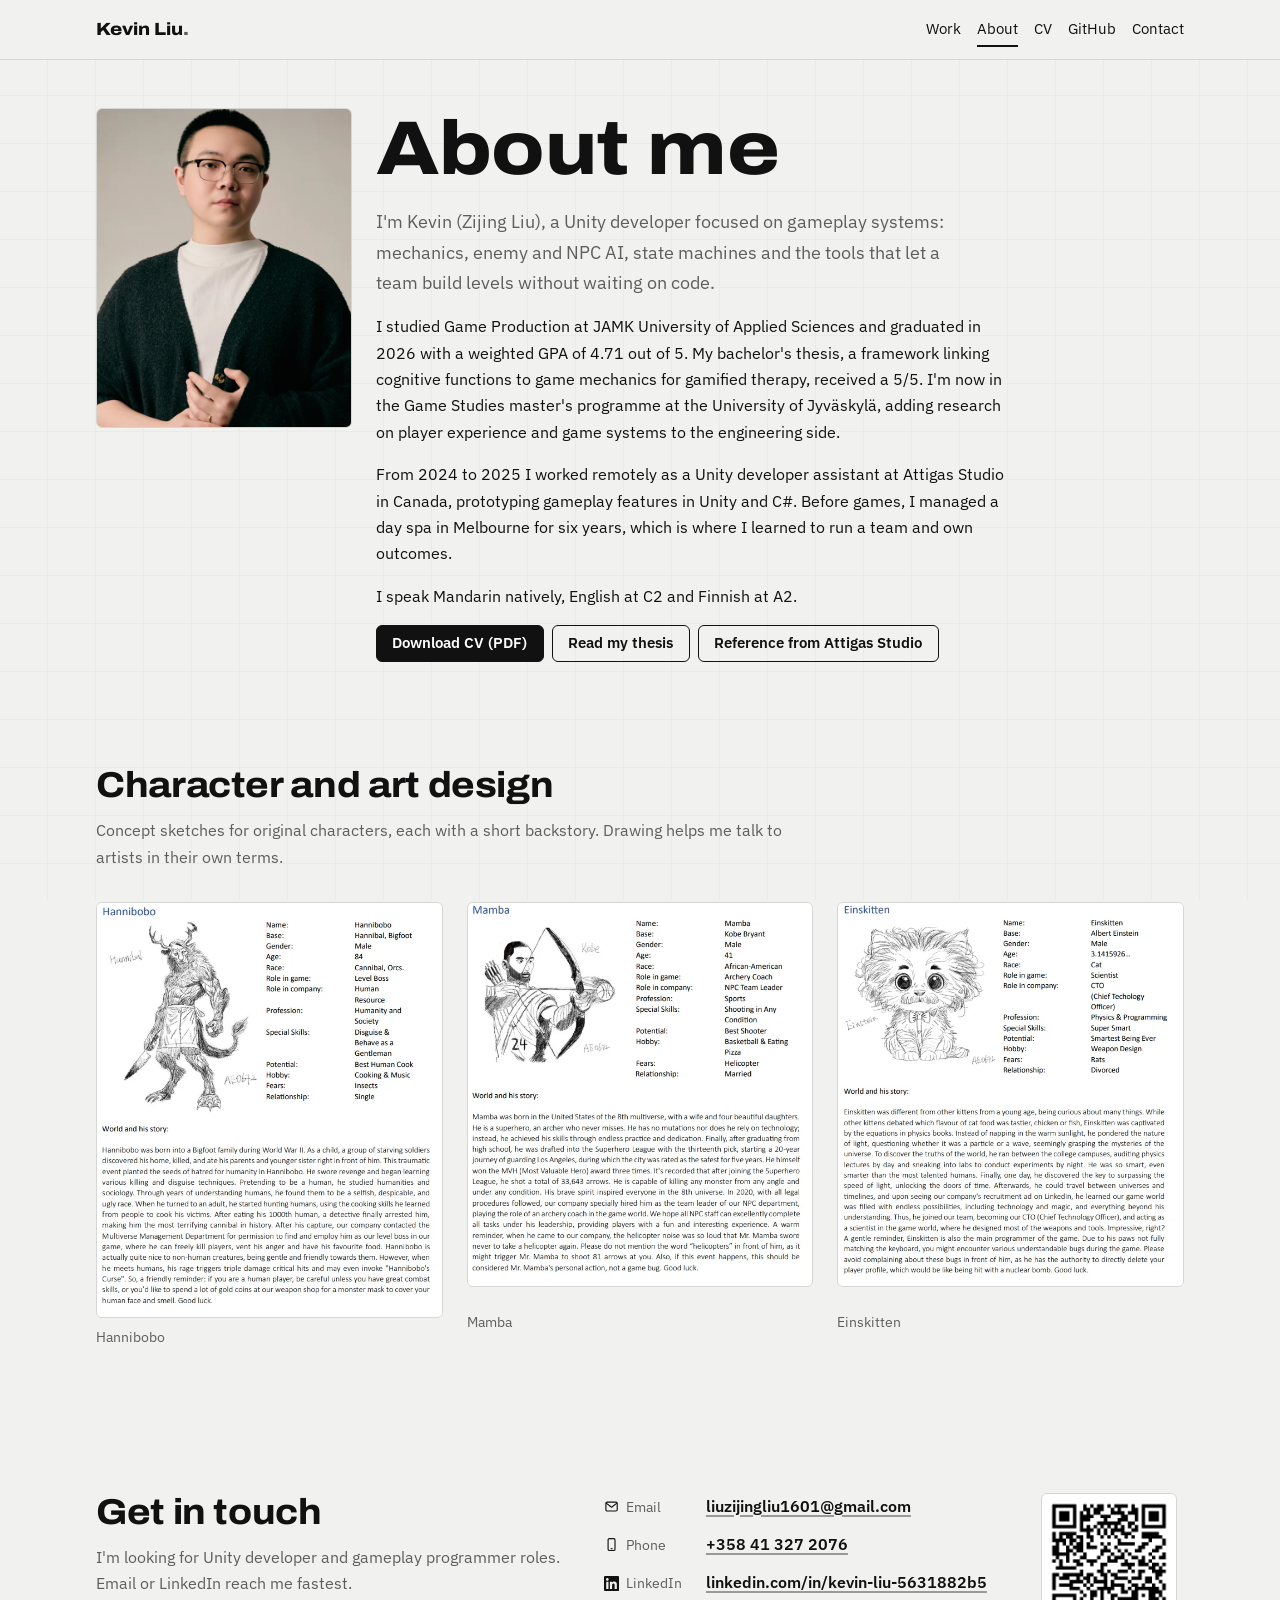
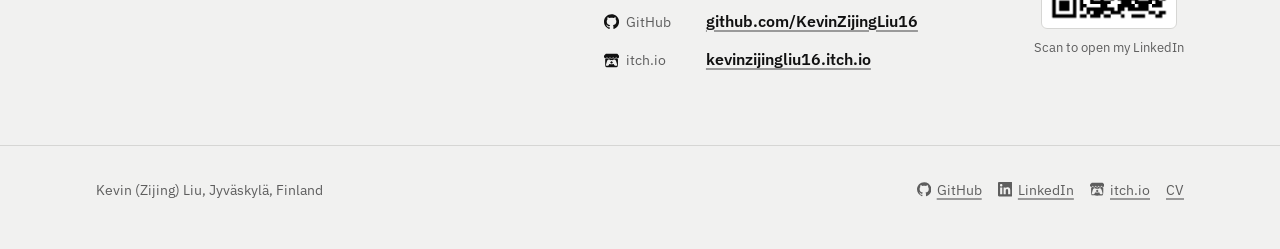
<file: about.html>
<!doctype html>
<html lang="en">
<head>
<meta charset="utf-8">
<meta name="viewport" content="width=device-width, initial-scale=1, viewport-fit=cover">
<title>About Kevin Liu</title>
<meta name="claude:viewport-fit-sides" content="cover">
<meta name="description" content="About Kevin (Zijing) Liu, Unity developer and Game Studies master's student in Jyväskylä, Finland.">
<link rel="preconnect" href="https://fonts.googleapis.com">
<link rel="preconnect" href="https://fonts.gstatic.com" crossorigin>
<link rel="stylesheet" href="https://fonts.googleapis.com/css2?family=Archivo:wdth,wght@100..125,400..800&family=IBM+Plex+Sans:ital,wght@0,400;0,500;0,600;0,700;1,400&family=JetBrains+Mono:wght@400;500;600&display=swap">
<link rel="stylesheet" href="assets/css/site.css?v=4">
</head>
<body>
<header class="site-header">
  <div class="wrap">
    <a class="brand" href="index.html">Kevin Liu<span>.</span></a>
    <nav class="nav" aria-label="Main">
      <a href="index.html#work">Work</a>
      <a href="about.html" aria-current="page">About</a>
      <a href="assets/docs/zijing-liu-cv.pdf" target="_blank" rel="noopener">CV</a>
      <a href="https://github.com/KevinZijingLiu16" target="_blank" rel="noopener">GitHub</a>
      <a href="index.html#contact">Contact</a>
    </nav>
  </div>
</header>

<main>
  <div class="case-hero">
    <div class="wrap about-top">
      <img src="assets/img/portrait.webp" alt="Portrait of Kevin Liu" width="600" height="900">
      <div class="prose">
        <h1>About me</h1>
        <p class="lede">I'm Kevin (Zijing Liu), a Unity developer focused on gameplay systems: mechanics, enemy and NPC AI, state machines and the tools that let a team build levels without waiting on code.</p>
        <p>I studied Game Production at JAMK University of Applied Sciences and graduated in 2026 with a weighted GPA of 4.71 out of 5. My bachelor's thesis, a framework linking cognitive functions to game mechanics for gamified therapy, received a 5/5. I'm now in the Game Studies master's programme at the University of Jyväskylä, adding research on player experience and game systems to the engineering side.</p>
        <p>From 2024 to 2025 I worked remotely as a Unity developer assistant at Attigas Studio in Canada, prototyping gameplay features in Unity and C#. Before games, I managed a day spa in Melbourne for six years, which is where I learned to run a team and own outcomes.</p>
        <p>I speak Mandarin natively, English at C2 and Finnish at A2.</p>
        <div class="btns">
          <a class="btn primary" href="assets/docs/zijing-liu-cv.pdf" target="_blank" rel="noopener">Download CV (PDF)</a>
          <a class="btn" href="https://www.theseus.fi/handle/10024/920647" target="_blank" rel="noopener">Read my thesis</a>
          <a class="btn" href="assets/img/reference-letter.webp" target="_blank" rel="noopener">Reference from Attigas Studio</a>
        </div>
      </div>
    </div>
  </div>

  <section>
    <div class="wrap">
      <div class="sec-head">
        <h2>Character and art design</h2>
        <p class="muted">Concept sketches for original characters, each with a short backstory. Drawing helps me talk to artists in their own terms.</p>
      </div>
      <div class="art">
        <figure><img src="assets/img/art-hannibobo.webp" alt="Character sheet for Hannibobo, a horned creature, with backstory" loading="lazy" width="620" height="745"><figcaption>Hannibobo</figcaption></figure>
        <figure><img src="assets/img/art-mamba.webp" alt="Character sheet for Mamba, an archer, with backstory" loading="lazy" width="618" height="687"><figcaption>Mamba</figcaption></figure>
        <figure><img src="assets/img/art-einskitten.webp" alt="Character sheet for Einskitten, a scientist cat, with backstory" loading="lazy" width="633" height="703"><figcaption>Einskitten</figcaption></figure>
      </div>
    </div>
  </section>

  <section id="contact">
    <div class="wrap contact">
      <div class="sec-head" style="margin-bottom:0">
        <h2>Get in touch</h2>
        <p class="muted">I'm looking for Unity developer and gameplay programmer roles. Email or LinkedIn reach me fastest.</p>
      </div>
      <div class="contact-details">
        <dl>
          <dt><svg viewBox="0 0 24 24" aria-hidden="true" fill="none" stroke="currentColor" stroke-width="1.8" stroke-linejoin="round"><rect x="3" y="5" width="18" height="14" rx="2"/><path d="M3.5 6.5 12 13l8.5-6.5"/></svg>Email</dt><dd><a href="mailto:liuzijingliu1601@gmail.com">liuzijingliu1601@gmail.com</a></dd>
          <dt><svg viewBox="0 0 24 24" aria-hidden="true" fill="none" stroke="currentColor" stroke-width="1.8" stroke-linejoin="round"><rect x="6.5" y="2.5" width="11" height="19" rx="2.2"/><path d="M10.5 18.5h3"/></svg>Phone</dt><dd><a href="tel:+358413272076">+358 41 327 2076</a></dd>
          <dt><svg viewBox="0 0 24 24" aria-hidden="true" fill="currentColor"><path d="M20.447 20.452h-3.554v-5.569c0-1.328-.027-3.037-1.852-3.037-1.853 0-2.136 1.445-2.136 2.939v5.667H9.351V9h3.414v1.561h.046c.477-.9 1.637-1.85 3.37-1.85 3.601 0 4.267 2.37 4.267 5.455v6.286zM5.337 7.433c-1.144 0-2.063-.926-2.063-2.065 0-1.138.92-2.063 2.063-2.063 1.14 0 2.064.925 2.064 2.063 0 1.139-.925 2.065-2.064 2.065zm1.782 13.019H3.555V9h3.564v11.452zM22.225 0H1.771C.792 0 0 .774 0 1.729v20.542C0 23.227.792 24 1.771 24h20.451C23.2 24 24 23.227 24 22.271V1.729C24 .774 23.2 0 22.222 0h.003z"/></svg>LinkedIn</dt><dd><a href="https://www.linkedin.com/in/kevin-liu-5631882b5/" target="_blank" rel="noopener">linkedin.com/in/kevin-liu-5631882b5</a></dd>
          <dt><svg viewBox="0 0 24 24" aria-hidden="true" fill="currentColor"><path d="M12 .297c-6.63 0-12 5.373-12 12 0 5.303 3.438 9.8 8.205 11.385.6.113.82-.258.82-.577 0-.285-.01-1.04-.015-2.04-3.338.724-4.042-1.61-4.042-1.61C4.422 18.07 3.633 17.7 3.633 17.7c-1.087-.744.084-.729.084-.729 1.205.084 1.838 1.236 1.838 1.236 1.07 1.835 2.809 1.305 3.495.998.108-.776.417-1.305.76-1.605-2.665-.3-5.466-1.332-5.466-5.93 0-1.31.465-2.38 1.235-3.22-.135-.303-.54-1.523.105-3.176 0 0 1.005-.322 3.3 1.23.96-.267 1.98-.399 3-.405 1.02.006 2.04.138 3 .405 2.28-1.552 3.285-1.23 3.285-1.23.645 1.653.24 2.873.12 3.176.765.84 1.23 1.91 1.23 3.22 0 4.61-2.805 5.625-5.475 5.92.42.36.81 1.096.81 2.22 0 1.606-.015 2.896-.015 3.286 0 .315.21.69.825.57C20.565 22.092 24 17.592 24 12.297c0-6.627-5.373-12-12-12"/></svg>GitHub</dt><dd><a href="https://github.com/KevinZijingLiu16" target="_blank" rel="noopener">github.com/KevinZijingLiu16</a></dd>
          <dt><svg viewBox="0 0 24 24" aria-hidden="true" fill="currentColor"><path d="M3.13 1.338C2.08 1.96.02 4.328 0 4.95v1.03c0 1.303 1.22 2.45 2.325 2.45 1.33 0 2.436-1.102 2.436-2.41 0 1.308 1.07 2.41 2.4 2.41 1.328 0 2.362-1.102 2.362-2.41 0 1.308 1.137 2.41 2.466 2.41h.024c1.33 0 2.466-1.102 2.466-2.41 0 1.308 1.034 2.41 2.363 2.41 1.33 0 2.4-1.102 2.4-2.41 0 1.308 1.106 2.41 2.435 2.41C22.78 8.43 24 7.282 24 5.98V4.95c-.02-.62-2.082-2.99-3.13-3.612-3.253-.114-5.508-.134-8.87-.133-3.362 0-7.945.053-8.87.133zm6.376 6.477a2.74 2.74 0 0 1-.468.602c-.5.49-1.19.795-1.947.795a2.786 2.786 0 0 1-1.95-.795c-.182-.178-.32-.37-.446-.59-.127.222-.303.412-.486.59a2.788 2.788 0 0 1-1.95.795c-.092 0-.187-.025-.264-.052-.107 1.113-.152 2.176-.168 2.95v.005l-.006 1.167c.02 2.334-.23 7.564 1.03 8.85 1.952.454 5.545.662 9.15.663 3.605 0 7.198-.21 9.15-.664 1.26-1.284 1.01-6.514 1.03-8.848l-.006-1.167v-.004c-.016-.775-.06-1.838-.168-2.95-.077.026-.172.052-.263.052a2.788 2.788 0 0 1-1.95-.795c-.184-.178-.36-.368-.486-.59-.127.22-.265.412-.447.59a2.786 2.786 0 0 1-1.95.794c-.76 0-1.446-.303-1.948-.793a2.74 2.74 0 0 1-.468-.602 2.738 2.738 0 0 1-.463.602 2.787 2.787 0 0 1-1.95.794h-.16a2.787 2.787 0 0 1-1.95-.793 2.738 2.738 0 0 1-.464-.602zm-2.004 2.59v.002c.795.002 1.5 0 2.373.953.687-.072 1.406-.108 2.125-.107.72 0 1.438.035 2.125.107.873-.953 1.578-.95 2.372-.953.376 0 1.876 0 2.92 2.934l1.123 4.028c.832 2.995-.266 3.068-1.636 3.07-2.03-.075-3.156-1.55-3.156-3.025-1.124.184-2.436.276-3.748.277-1.312 0-2.624-.093-3.748-.277 0 1.475-1.125 2.95-3.156 3.026-1.37-.004-2.468-.077-1.636-3.072l1.122-4.027c1.045-2.934 2.545-2.934 2.92-2.934zM12 12.714c-.002.002-2.14 1.964-2.523 2.662l1.4-.056v1.22c0 .056.56.033 1.123.007.562.026 1.124.05 1.124-.008v-1.22l1.4.055C14.138 14.677 12 12.713 12 12.713z"/></svg>itch.io</dt><dd><a href="https://kevinzijingliu16.itch.io/" target="_blank" rel="noopener">kevinzijingliu16.itch.io</a></dd>
        </dl>
        <figure class="qr">
          <img src="assets/img/linkedin-qr.png" alt="QR code linking to Kevin Liu's LinkedIn profile" width="528" height="528" loading="lazy">
          <figcaption>Scan to open my LinkedIn</figcaption>
        </figure>
      </div>
    </div>
  </section>
</main>

<footer class="site-footer">
  <div class="wrap">
    <span>Kevin (Zijing) Liu, Jyväskylä, Finland</span>
    <nav aria-label="Footer"><a href="https://github.com/KevinZijingLiu16" target="_blank" rel="noopener"><svg viewBox="0 0 24 24" aria-hidden="true" fill="currentColor"><path d="M12 .297c-6.63 0-12 5.373-12 12 0 5.303 3.438 9.8 8.205 11.385.6.113.82-.258.82-.577 0-.285-.01-1.04-.015-2.04-3.338.724-4.042-1.61-4.042-1.61C4.422 18.07 3.633 17.7 3.633 17.7c-1.087-.744.084-.729.084-.729 1.205.084 1.838 1.236 1.838 1.236 1.07 1.835 2.809 1.305 3.495.998.108-.776.417-1.305.76-1.605-2.665-.3-5.466-1.332-5.466-5.93 0-1.31.465-2.38 1.235-3.22-.135-.303-.54-1.523.105-3.176 0 0 1.005-.322 3.3 1.23.96-.267 1.98-.399 3-.405 1.02.006 2.04.138 3 .405 2.28-1.552 3.285-1.23 3.285-1.23.645 1.653.24 2.873.12 3.176.765.84 1.23 1.91 1.23 3.22 0 4.61-2.805 5.625-5.475 5.92.42.36.81 1.096.81 2.22 0 1.606-.015 2.896-.015 3.286 0 .315.21.69.825.57C20.565 22.092 24 17.592 24 12.297c0-6.627-5.373-12-12-12"/></svg>GitHub</a><a href="https://www.linkedin.com/in/kevin-liu-5631882b5/" target="_blank" rel="noopener"><svg viewBox="0 0 24 24" aria-hidden="true" fill="currentColor"><path d="M20.447 20.452h-3.554v-5.569c0-1.328-.027-3.037-1.852-3.037-1.853 0-2.136 1.445-2.136 2.939v5.667H9.351V9h3.414v1.561h.046c.477-.9 1.637-1.85 3.37-1.85 3.601 0 4.267 2.37 4.267 5.455v6.286zM5.337 7.433c-1.144 0-2.063-.926-2.063-2.065 0-1.138.92-2.063 2.063-2.063 1.14 0 2.064.925 2.064 2.063 0 1.139-.925 2.065-2.064 2.065zm1.782 13.019H3.555V9h3.564v11.452zM22.225 0H1.771C.792 0 0 .774 0 1.729v20.542C0 23.227.792 24 1.771 24h20.451C23.2 24 24 23.227 24 22.271V1.729C24 .774 23.2 0 22.222 0h.003z"/></svg>LinkedIn</a><a href="https://kevinzijingliu16.itch.io/" target="_blank" rel="noopener"><svg viewBox="0 0 24 24" aria-hidden="true" fill="currentColor"><path d="M3.13 1.338C2.08 1.96.02 4.328 0 4.95v1.03c0 1.303 1.22 2.45 2.325 2.45 1.33 0 2.436-1.102 2.436-2.41 0 1.308 1.07 2.41 2.4 2.41 1.328 0 2.362-1.102 2.362-2.41 0 1.308 1.137 2.41 2.466 2.41h.024c1.33 0 2.466-1.102 2.466-2.41 0 1.308 1.034 2.41 2.363 2.41 1.33 0 2.4-1.102 2.4-2.41 0 1.308 1.106 2.41 2.435 2.41C22.78 8.43 24 7.282 24 5.98V4.95c-.02-.62-2.082-2.99-3.13-3.612-3.253-.114-5.508-.134-8.87-.133-3.362 0-7.945.053-8.87.133zm6.376 6.477a2.74 2.74 0 0 1-.468.602c-.5.49-1.19.795-1.947.795a2.786 2.786 0 0 1-1.95-.795c-.182-.178-.32-.37-.446-.59-.127.222-.303.412-.486.59a2.788 2.788 0 0 1-1.95.795c-.092 0-.187-.025-.264-.052-.107 1.113-.152 2.176-.168 2.95v.005l-.006 1.167c.02 2.334-.23 7.564 1.03 8.85 1.952.454 5.545.662 9.15.663 3.605 0 7.198-.21 9.15-.664 1.26-1.284 1.01-6.514 1.03-8.848l-.006-1.167v-.004c-.016-.775-.06-1.838-.168-2.95-.077.026-.172.052-.263.052a2.788 2.788 0 0 1-1.95-.795c-.184-.178-.36-.368-.486-.59-.127.22-.265.412-.447.59a2.786 2.786 0 0 1-1.95.794c-.76 0-1.446-.303-1.948-.793a2.74 2.74 0 0 1-.468-.602 2.738 2.738 0 0 1-.463.602 2.787 2.787 0 0 1-1.95.794h-.16a2.787 2.787 0 0 1-1.95-.793 2.738 2.738 0 0 1-.464-.602zm-2.004 2.59v.002c.795.002 1.5 0 2.373.953.687-.072 1.406-.108 2.125-.107.72 0 1.438.035 2.125.107.873-.953 1.578-.95 2.372-.953.376 0 1.876 0 2.92 2.934l1.123 4.028c.832 2.995-.266 3.068-1.636 3.07-2.03-.075-3.156-1.55-3.156-3.025-1.124.184-2.436.276-3.748.277-1.312 0-2.624-.093-3.748-.277 0 1.475-1.125 2.95-3.156 3.026-1.37-.004-2.468-.077-1.636-3.072l1.122-4.027c1.045-2.934 2.545-2.934 2.92-2.934zM12 12.714c-.002.002-2.14 1.964-2.523 2.662l1.4-.056v1.22c0 .056.56.033 1.123.007.562.026 1.124.05 1.124-.008v-1.22l1.4.055C14.138 14.677 12 12.713 12 12.713z"/></svg>itch.io</a><a href="assets/docs/zijing-liu-cv.pdf" target="_blank" rel="noopener">CV</a></nav>
  </div>
</footer>
</body>
</html>
</file>
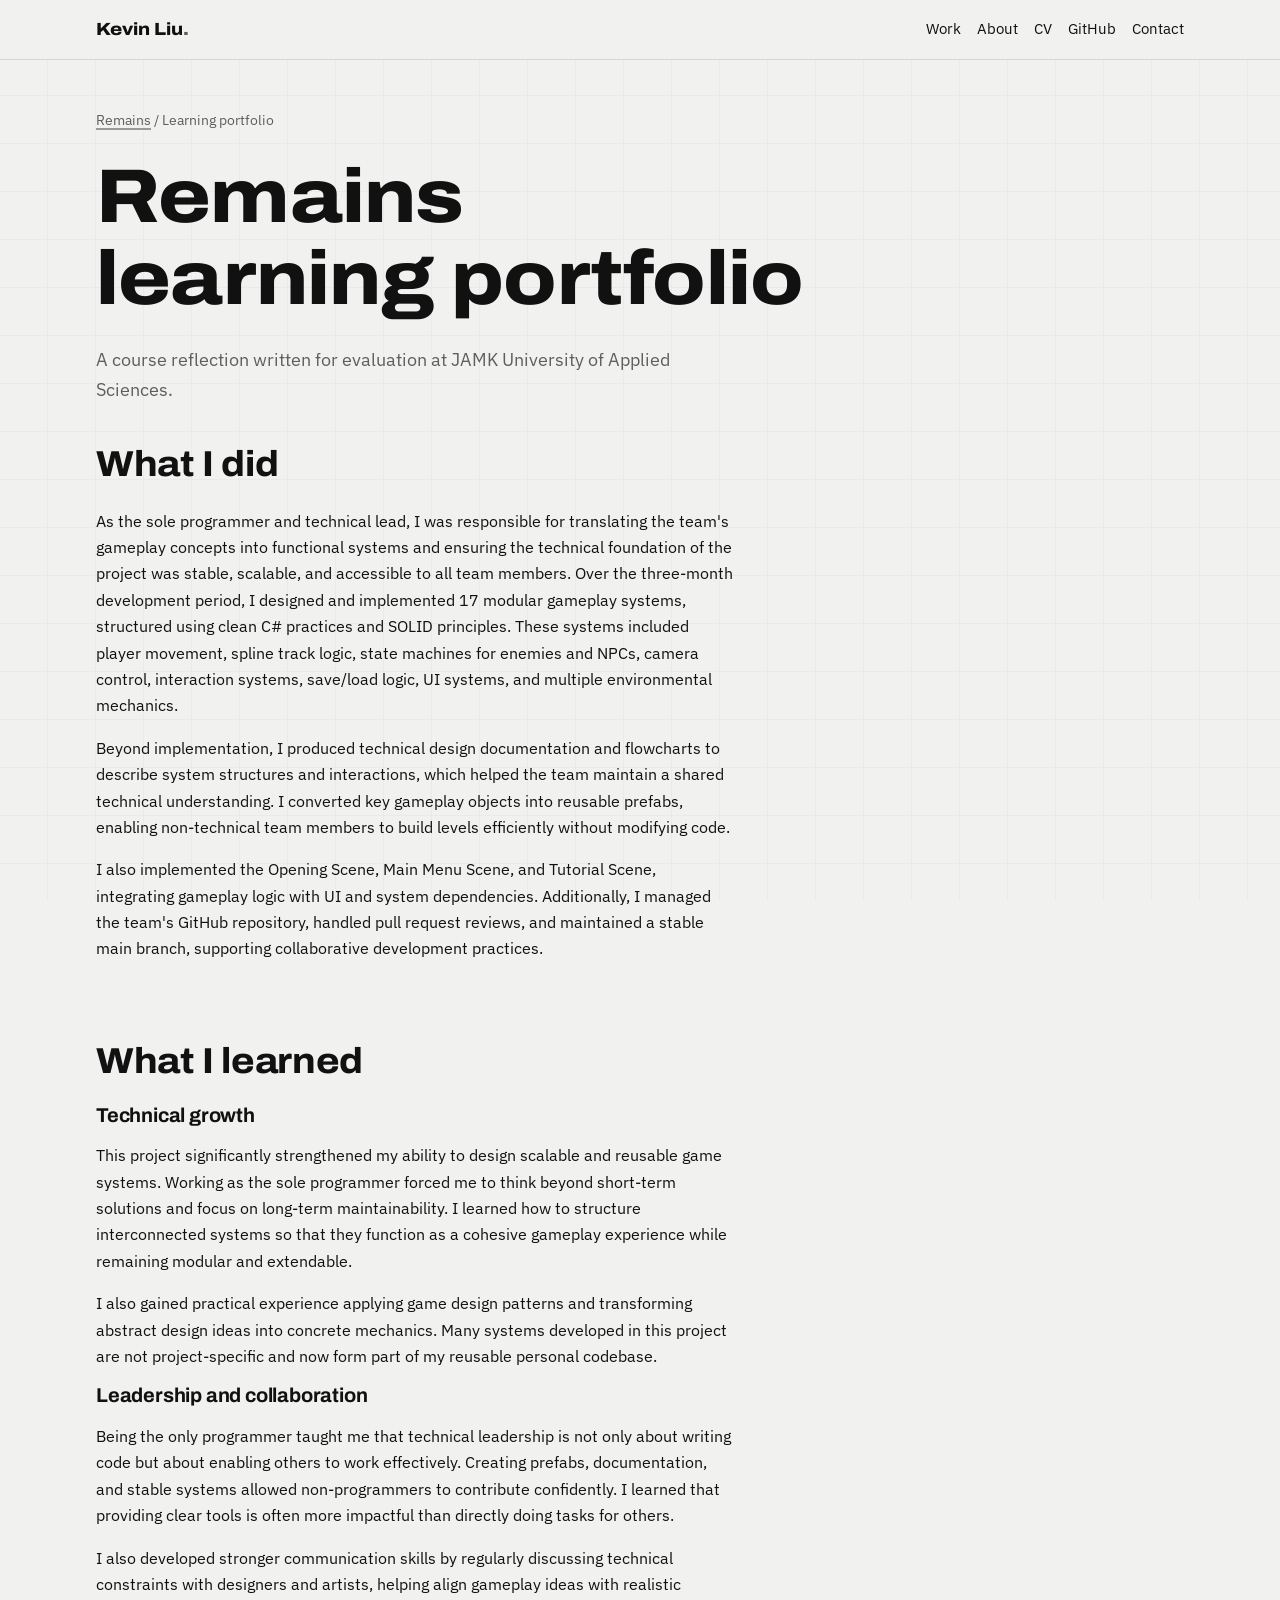
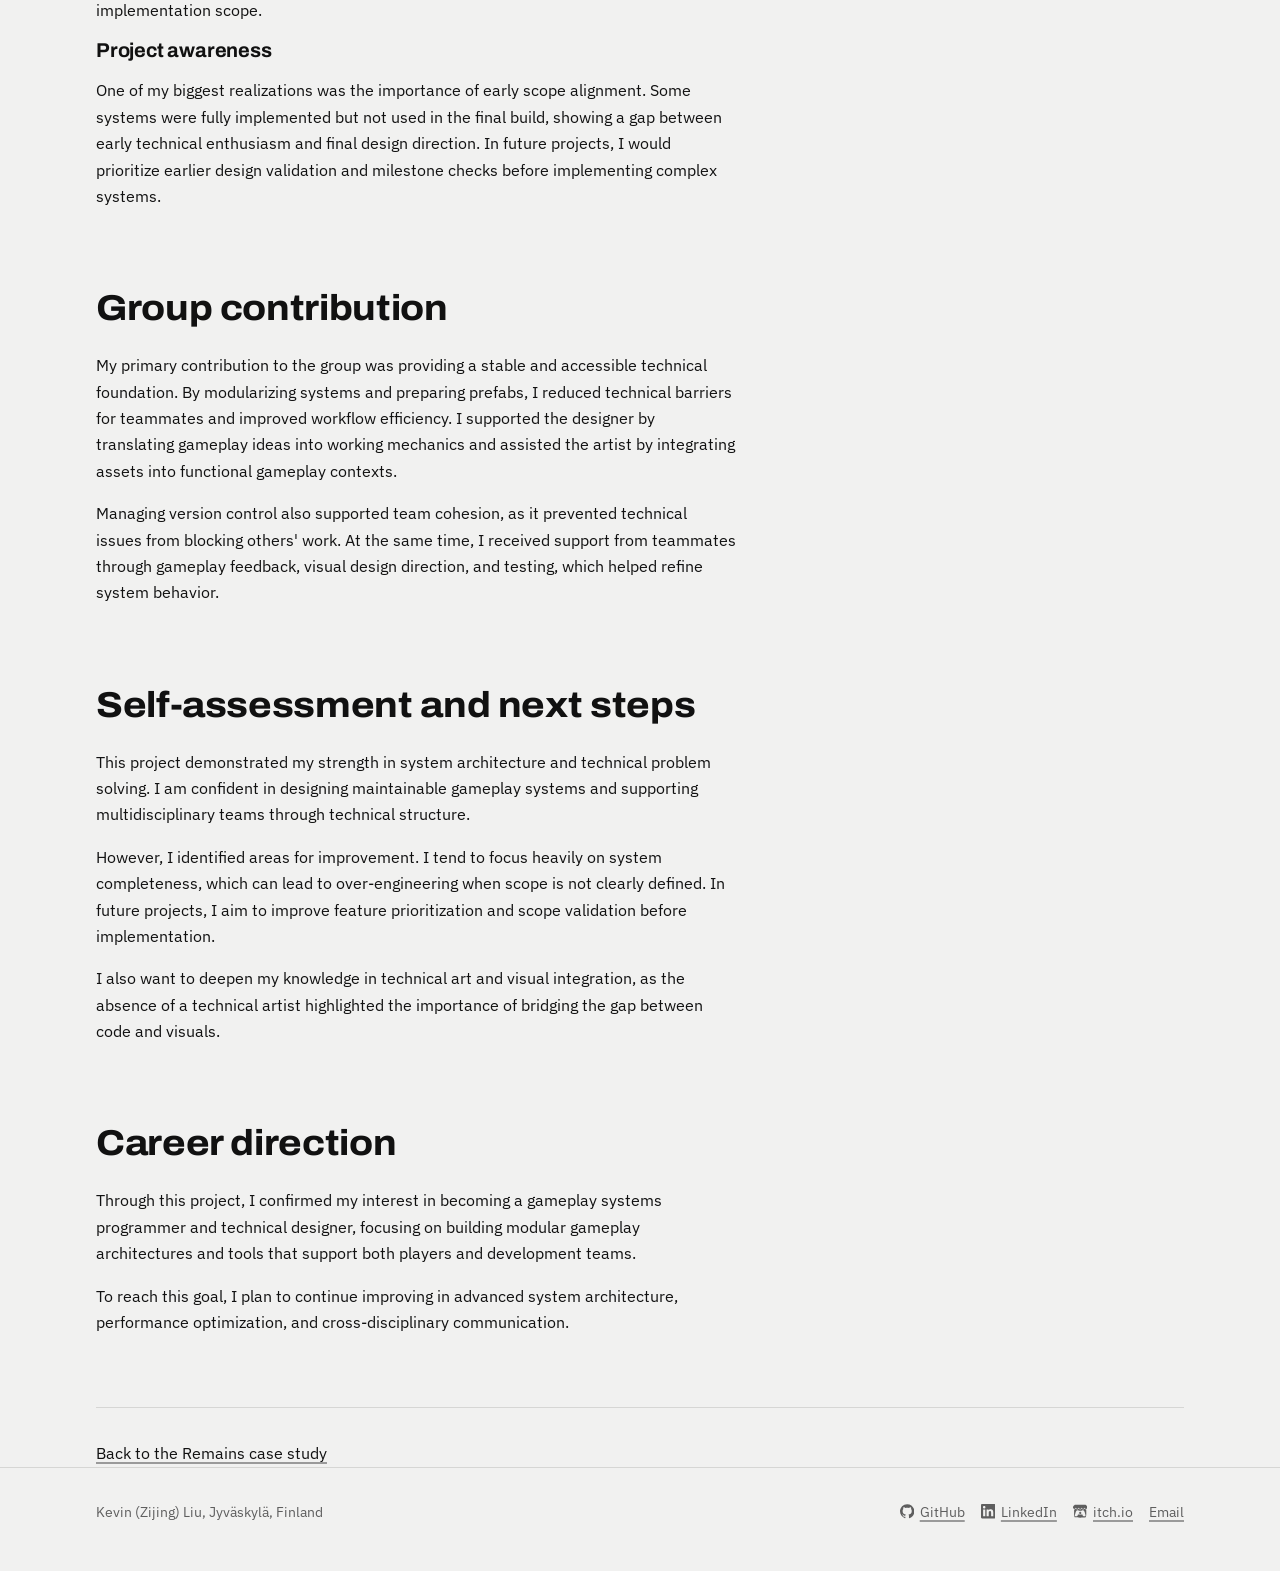
<file: projects/remains-learning-portfolio.html>
<!doctype html>
<html lang="en">
<head>
<meta charset="utf-8">
<meta name="viewport" content="width=device-width, initial-scale=1, viewport-fit=cover">
<title>Remains Learning Portfolio</title>
<meta name="claude:viewport-fit-sides" content="cover">
<meta name="robots" content="noindex">
<link rel="preconnect" href="https://fonts.googleapis.com">
<link rel="preconnect" href="https://fonts.gstatic.com" crossorigin>
<link rel="stylesheet" href="https://fonts.googleapis.com/css2?family=Archivo:wdth,wght@100..125,400..800&family=IBM+Plex+Sans:ital,wght@0,400;0,500;0,600;0,700;1,400&family=JetBrains+Mono:wght@400;500;600&display=swap">
<link rel="stylesheet" href="../assets/css/site.css?v=4">
</head>
<body>
<header class="site-header">
  <div class="wrap">
    <a class="brand" href="../index.html">Kevin Liu<span>.</span></a>
    <nav class="nav" aria-label="Main">
      <a href="../index.html#work">Work</a>
      <a href="../about.html">About</a>
      <a href="../assets/docs/zijing-liu-cv.pdf" target="_blank" rel="noopener">CV</a>
      <a href="https://github.com/KevinZijingLiu16" target="_blank" rel="noopener">GitHub</a>
      <a href="../index.html#contact">Contact</a>
    </nav>
  </div>
</header>
<main>
  <div class="case-hero">
    <div class="wrap">
      <p class="crumb"><a href="remains.html">Remains</a> / Learning portfolio</p>
      <h1>Remains learning portfolio</h1>
      <p class="lede">A course reflection written for evaluation at JAMK University of Applied Sciences.</p>
    </div>
  </div>
  <div class="case-body">
    <div class="wrap">
      <div class="block">
        <h2>What I did</h2>
        <div class="prose">
          <p>As the sole programmer and technical lead, I was responsible for translating the team's gameplay concepts into functional systems and ensuring the technical foundation of the project was stable, scalable, and accessible to all team members. Over the three-month development period, I designed and implemented 17 modular gameplay systems, structured using clean C# practices and SOLID principles. These systems included player movement, spline track logic, state machines for enemies and NPCs, camera control, interaction systems, save/load logic, UI systems, and multiple environmental mechanics.</p>
          <p>Beyond implementation, I produced technical design documentation and flowcharts to describe system structures and interactions, which helped the team maintain a shared technical understanding. I converted key gameplay objects into reusable prefabs, enabling non-technical team members to build levels efficiently without modifying code.</p>
          <p>I also implemented the Opening Scene, Main Menu Scene, and Tutorial Scene, integrating gameplay logic with UI and system dependencies. Additionally, I managed the team's GitHub repository, handled pull request reviews, and maintained a stable main branch, supporting collaborative development practices.</p>
        </div>
      </div>
      <div class="block">
        <h2>What I learned</h2>
        <div class="prose">
          <h3>Technical growth</h3>
          <p>This project significantly strengthened my ability to design scalable and reusable game systems. Working as the sole programmer forced me to think beyond short-term solutions and focus on long-term maintainability. I learned how to structure interconnected systems so that they function as a cohesive gameplay experience while remaining modular and extendable.</p>
          <p>I also gained practical experience applying game design patterns and transforming abstract design ideas into concrete mechanics. Many systems developed in this project are not project-specific and now form part of my reusable personal codebase.</p>
          <h3>Leadership and collaboration</h3>
          <p>Being the only programmer taught me that technical leadership is not only about writing code but about enabling others to work effectively. Creating prefabs, documentation, and stable systems allowed non-programmers to contribute confidently. I learned that providing clear tools is often more impactful than directly doing tasks for others.</p>
          <p>I also developed stronger communication skills by regularly discussing technical constraints with designers and artists, helping align gameplay ideas with realistic implementation scope.</p>
          <h3>Project awareness</h3>
          <p>One of my biggest realizations was the importance of early scope alignment. Some systems were fully implemented but not used in the final build, showing a gap between early technical enthusiasm and final design direction. In future projects, I would prioritize earlier design validation and milestone checks before implementing complex systems.</p>
        </div>
      </div>
      <div class="block">
        <h2>Group contribution</h2>
        <div class="prose">
          <p>My primary contribution to the group was providing a stable and accessible technical foundation. By modularizing systems and preparing prefabs, I reduced technical barriers for teammates and improved workflow efficiency. I supported the designer by translating gameplay ideas into working mechanics and assisted the artist by integrating assets into functional gameplay contexts.</p>
          <p>Managing version control also supported team cohesion, as it prevented technical issues from blocking others' work. At the same time, I received support from teammates through gameplay feedback, visual design direction, and testing, which helped refine system behavior.</p>
        </div>
      </div>
      <div class="block">
        <h2>Self-assessment and next steps</h2>
        <div class="prose">
          <p>This project demonstrated my strength in system architecture and technical problem solving. I am confident in designing maintainable gameplay systems and supporting multidisciplinary teams through technical structure.</p>
          <p>However, I identified areas for improvement. I tend to focus heavily on system completeness, which can lead to over-engineering when scope is not clearly defined. In future projects, I aim to improve feature prioritization and scope validation before implementation.</p>
          <p>I also want to deepen my knowledge in technical art and visual integration, as the absence of a technical artist highlighted the importance of bridging the gap between code and visuals.</p>
        </div>
      </div>
      <div class="block">
        <h2>Career direction</h2>
        <div class="prose">
          <p>Through this project, I confirmed my interest in becoming a gameplay systems programmer and technical designer, focusing on building modular gameplay architectures and tools that support both players and development teams.</p>
          <p>To reach this goal, I plan to continue improving in advanced system architecture, performance optimization, and cross-disciplinary communication.</p>
        </div>
      </div>
      <nav class="next" aria-label="Back"><a href="remains.html">Back to the Remains case study</a></nav>
    </div>
  </div>
</main>
<footer class="site-footer">
  <div class="wrap">
    <span>Kevin (Zijing) Liu, Jyväskylä, Finland</span>
    <nav aria-label="Footer"><a href="https://github.com/KevinZijingLiu16" target="_blank" rel="noopener"><svg viewBox="0 0 24 24" aria-hidden="true" fill="currentColor"><path d="M12 .297c-6.63 0-12 5.373-12 12 0 5.303 3.438 9.8 8.205 11.385.6.113.82-.258.82-.577 0-.285-.01-1.04-.015-2.04-3.338.724-4.042-1.61-4.042-1.61C4.422 18.07 3.633 17.7 3.633 17.7c-1.087-.744.084-.729.084-.729 1.205.084 1.838 1.236 1.838 1.236 1.07 1.835 2.809 1.305 3.495.998.108-.776.417-1.305.76-1.605-2.665-.3-5.466-1.332-5.466-5.93 0-1.31.465-2.38 1.235-3.22-.135-.303-.54-1.523.105-3.176 0 0 1.005-.322 3.3 1.23.96-.267 1.98-.399 3-.405 1.02.006 2.04.138 3 .405 2.28-1.552 3.285-1.23 3.285-1.23.645 1.653.24 2.873.12 3.176.765.84 1.23 1.91 1.23 3.22 0 4.61-2.805 5.625-5.475 5.92.42.36.81 1.096.81 2.22 0 1.606-.015 2.896-.015 3.286 0 .315.21.69.825.57C20.565 22.092 24 17.592 24 12.297c0-6.627-5.373-12-12-12"/></svg>GitHub</a><a href="https://www.linkedin.com/in/kevin-liu-5631882b5/" target="_blank" rel="noopener"><svg viewBox="0 0 24 24" aria-hidden="true" fill="currentColor"><path d="M20.447 20.452h-3.554v-5.569c0-1.328-.027-3.037-1.852-3.037-1.853 0-2.136 1.445-2.136 2.939v5.667H9.351V9h3.414v1.561h.046c.477-.9 1.637-1.85 3.37-1.85 3.601 0 4.267 2.37 4.267 5.455v6.286zM5.337 7.433c-1.144 0-2.063-.926-2.063-2.065 0-1.138.92-2.063 2.063-2.063 1.14 0 2.064.925 2.064 2.063 0 1.139-.925 2.065-2.064 2.065zm1.782 13.019H3.555V9h3.564v11.452zM22.225 0H1.771C.792 0 0 .774 0 1.729v20.542C0 23.227.792 24 1.771 24h20.451C23.2 24 24 23.227 24 22.271V1.729C24 .774 23.2 0 22.222 0h.003z"/></svg>LinkedIn</a><a href="https://kevinzijingliu16.itch.io/" target="_blank" rel="noopener"><svg viewBox="0 0 24 24" aria-hidden="true" fill="currentColor"><path d="M3.13 1.338C2.08 1.96.02 4.328 0 4.95v1.03c0 1.303 1.22 2.45 2.325 2.45 1.33 0 2.436-1.102 2.436-2.41 0 1.308 1.07 2.41 2.4 2.41 1.328 0 2.362-1.102 2.362-2.41 0 1.308 1.137 2.41 2.466 2.41h.024c1.33 0 2.466-1.102 2.466-2.41 0 1.308 1.034 2.41 2.363 2.41 1.33 0 2.4-1.102 2.4-2.41 0 1.308 1.106 2.41 2.435 2.41C22.78 8.43 24 7.282 24 5.98V4.95c-.02-.62-2.082-2.99-3.13-3.612-3.253-.114-5.508-.134-8.87-.133-3.362 0-7.945.053-8.87.133zm6.376 6.477a2.74 2.74 0 0 1-.468.602c-.5.49-1.19.795-1.947.795a2.786 2.786 0 0 1-1.95-.795c-.182-.178-.32-.37-.446-.59-.127.222-.303.412-.486.59a2.788 2.788 0 0 1-1.95.795c-.092 0-.187-.025-.264-.052-.107 1.113-.152 2.176-.168 2.95v.005l-.006 1.167c.02 2.334-.23 7.564 1.03 8.85 1.952.454 5.545.662 9.15.663 3.605 0 7.198-.21 9.15-.664 1.26-1.284 1.01-6.514 1.03-8.848l-.006-1.167v-.004c-.016-.775-.06-1.838-.168-2.95-.077.026-.172.052-.263.052a2.788 2.788 0 0 1-1.95-.795c-.184-.178-.36-.368-.486-.59-.127.22-.265.412-.447.59a2.786 2.786 0 0 1-1.95.794c-.76 0-1.446-.303-1.948-.793a2.74 2.74 0 0 1-.468-.602 2.738 2.738 0 0 1-.463.602 2.787 2.787 0 0 1-1.95.794h-.16a2.787 2.787 0 0 1-1.95-.793 2.738 2.738 0 0 1-.464-.602zm-2.004 2.59v.002c.795.002 1.5 0 2.373.953.687-.072 1.406-.108 2.125-.107.72 0 1.438.035 2.125.107.873-.953 1.578-.95 2.372-.953.376 0 1.876 0 2.92 2.934l1.123 4.028c.832 2.995-.266 3.068-1.636 3.07-2.03-.075-3.156-1.55-3.156-3.025-1.124.184-2.436.276-3.748.277-1.312 0-2.624-.093-3.748-.277 0 1.475-1.125 2.95-3.156 3.026-1.37-.004-2.468-.077-1.636-3.072l1.122-4.027c1.045-2.934 2.545-2.934 2.92-2.934zM12 12.714c-.002.002-2.14 1.964-2.523 2.662l1.4-.056v1.22c0 .056.56.033 1.123.007.562.026 1.124.05 1.124-.008v-1.22l1.4.055C14.138 14.677 12 12.713 12 12.713z"/></svg>itch.io</a><a href="mailto:liuzijingliu1601@gmail.com">Email</a></nav>
  </div>
</footer>
</body>
</html>
</file>
<file: assets/css/site.css>
/* Layout concept: a left-aligned reading column (max 72rem) on a faint print-grid ground.
   One bold moment: the blastable page in the hero. Everything else stays quiet. */
:root {
  --bg: #f1f1f0;          /* paper grey ground */
  --surface: #ffffff;     /* sheets: cards, code, the hero page */
  --ink: #111111;         /* body text, buttons, badges */
  --muted: #5e5e5e;       /* secondary text */
  --rule: #d6d6d4;        /* borders and grid */
  --accent: #111111;      /* monochrome: the "accent" is ink */
  --accent-ink: #ffffff;
  --link-line: #9a9a9a;
  --code-bg: #f7f7f6;
  --tok-key: #111111; --tok-str: #5e5e5e; --tok-com: #9a9a9a; --tok-num: #333333; --tok-type: #111111;

  --f-display: "Archivo", "Arial Narrow", system-ui, sans-serif;
  --f-body: "IBM Plex Sans", "Segoe UI", system-ui, sans-serif;
  --f-code: "JetBrains Mono", ui-monospace, "Cascadia Code", Menlo, monospace;

  --s-1: .25rem; --s-2: .5rem; --s-3: .75rem; --s-4: 1rem; --s-5: 1.5rem; --s-6: 2rem; --s-7: 3rem; --s-8: 4.5rem; --s-9: 6rem;
  --radius: 6px;
  --wrap: 72rem;
  color-scheme: light;
}
@media (prefers-color-scheme: dark) {
  :root:not([data-theme="light"]) {
    --bg: #121212; --surface: #1b1b1b; --ink: #ededed; --muted: #9c9c9c; --rule: #2f2f2f;
    --accent: #ededed; --accent-ink: #121212; --link-line: #6a6a6a; --code-bg: #171717;
    --tok-key: #ffffff; --tok-str: #a8a8a8; --tok-com: #6f6f6f; --tok-num: #d0d0d0; --tok-type: #ffffff;
    color-scheme: dark;
  }
}
:root[data-theme="dark"] {
  --bg: #121212; --surface: #1b1b1b; --ink: #ededed; --muted: #9c9c9c; --rule: #2f2f2f;
  --accent: #ededed; --accent-ink: #121212; --link-line: #6a6a6a; --code-bg: #171717;
  --tok-key: #ffffff; --tok-str: #a8a8a8; --tok-com: #6f6f6f; --tok-num: #d0d0d0; --tok-type: #ffffff;
  color-scheme: dark;
}

*, *::before, *::after { box-sizing: border-box; }
html { -webkit-text-size-adjust: 100%; }
body {
  margin: 0;
  background: var(--bg);
  background-image:
    linear-gradient(var(--rule) 1px, transparent 1px),
    linear-gradient(90deg, var(--rule) 1px, transparent 1px);
  background-size: 48px 48px;
  background-attachment: fixed;
  background-position: -1px -1px;
  color: var(--ink);
  font: 400 1rem/1.65 var(--f-body);
}
/* soften the grid so it reads as paper, not a spreadsheet */
body::after {
  content: ""; position: fixed; inset: 0; z-index: -1; pointer-events: none;
  background: var(--bg); opacity: .72;
}
img { max-width: 100%; height: auto; display: block; }
a { color: inherit; text-decoration-color: var(--link-line); text-underline-offset: .2em; text-decoration-thickness: 1.5px; }
a:hover { text-decoration-color: var(--ink); }
:focus-visible { outline: 2.5px solid var(--accent); outline-offset: 3px; border-radius: 2px; }

.wrap {
  max-width: var(--wrap); margin-inline: auto;
  padding-left: max(16px, env(safe-area-inset-left, 0px));
  padding-right: max(16px, env(safe-area-inset-right, 0px));
}
@media (min-width: 720px) {
  .wrap { padding-left: max(32px, env(safe-area-inset-left, 0px)); padding-right: max(32px, env(safe-area-inset-right, 0px)); }
}

h1, h2, h3 { font-family: var(--f-display); line-height: 1.08; margin: 0; text-wrap: balance; letter-spacing: -.01em; }
h1 { font-size: clamp(2.6rem, 7vw, 4.75rem); font-weight: 800; font-stretch: 112%; }
h2 { font-size: clamp(1.6rem, 3.2vw, 2.25rem); font-weight: 750; font-stretch: 108%; }
h3 { font-size: 1.25rem; font-weight: 700; }
p { margin: 0; }
.lede { font-size: 1.15rem; color: var(--muted); max-width: 38rem; }
.prose { max-width: 40rem; display: grid; gap: var(--s-4); }
.prose ul { margin: 0; padding-left: 1.2rem; display: grid; gap: var(--s-2); }
.muted { color: var(--muted); }
.visually-hidden { position: absolute !important; width: 1px; height: 1px; overflow: hidden; clip: rect(0 0 0 0); white-space: nowrap; }

/* ---------- header ---------- */
body::before {
  content: ""; position: fixed; inset: 0 0 auto; height: env(safe-area-inset-top, 0px); z-index: 30; background: var(--bg);
}
.site-header {
  position: sticky; top: env(safe-area-inset-top, 0px); z-index: 20;
  background: color-mix(in srgb, var(--bg) 88%, transparent);
  backdrop-filter: blur(8px); -webkit-backdrop-filter: blur(8px);
  border-bottom: 1px solid var(--rule);
}
.site-header .wrap { display: flex; align-items: center; justify-content: space-between; gap: var(--s-4); padding-block: var(--s-3); flex-wrap: wrap; }
.brand { font-family: var(--f-display); font-weight: 800; font-stretch: 112%; font-size: 1.1rem; text-decoration: none; }
.brand span { color: var(--muted); }
.nav { display: flex; gap: var(--s-1) var(--s-4); flex-wrap: wrap; font-size: .95rem; }
.nav a { text-decoration: none; padding: var(--s-1) 0; border-bottom: 2px solid transparent; }
.nav a[aria-current="page"] { border-bottom-color: var(--accent); }

/* ---------- buttons ---------- */
.btns { display: flex; flex-wrap: wrap; gap: var(--s-2); }
.btn {
  display: inline-flex; align-items: center; gap: .45em;
  font: 600 .92rem/1 var(--f-body); text-decoration: none;
  padding: .7em 1.05em; border-radius: var(--radius);
  border: 1.5px solid var(--ink); background: transparent; color: var(--ink);
}
.btn:hover { background: var(--ink); color: var(--bg); }
.btn.primary { background: var(--accent); border-color: var(--accent); color: var(--accent-ink); }
.btn.primary:hover { background: transparent; color: var(--ink); }
.btn svg { width: 1.05em; height: 1.05em; flex: none; }
.btn.small { font-size: .85rem; padding: .55em .85em; }

/* ---------- hero ---------- */
.hero { padding-block: var(--s-8) var(--s-7); }
.hero .wrap { display: grid; gap: var(--s-7); align-items: center; }
@media (min-width: 900px) { .hero .wrap { grid-template-columns: 1fr 1.05fr; } }
.hero-text { display: grid; gap: var(--s-5); min-width: 0; }
.role { font-family: var(--f-display); font-weight: 600; font-stretch: 100%; font-size: clamp(1.15rem, 2.4vw, 1.5rem); color: var(--muted); }
.role strong { color: var(--ink); font-weight: 700; }

.blast {
  position: relative; min-width: 0; gap: 0;
  background: transparent; border: 1px solid var(--rule);
  border-radius: 2px; box-shadow: 0 1px 0 var(--rule), 8px 8px 0 color-mix(in srgb, var(--ink) 8%, transparent);
  --tilt: -1.2deg; --sx: 0px; --sy: 0px;
  transform: translate(var(--sx), var(--sy)) rotate(var(--tilt));
  transition: --tilt .3s, box-shadow .3s;
}
.blast.armed { --tilt: 0deg; box-shadow: 0 1px 0 var(--rule), 12px 12px 0 color-mix(in srgb, var(--ink) 12%, transparent); }
@property --tilt { syntax: "<angle>"; inherits: false; initial-value: -1.2deg; }
.blast canvas { display: block; width: 100%; height: auto; cursor: crosshair; touch-action: manipulation; }
@media (hover: hover) and (pointer: fine) { .blast canvas { cursor: none; } }
.blast figcaption { background: var(--surface); display: flex; justify-content: space-between; gap: var(--s-3); flex-wrap: wrap; font-size: .8rem; color: var(--muted); padding: var(--s-2) var(--s-3); border-top: 1px dashed var(--rule); }
.blast button { font: inherit; color: var(--accent); background: none; border: 0; padding: 0; cursor: pointer; text-decoration: underline; text-underline-offset: .2em; }

/* ---------- sections ---------- */
section { padding-block: var(--s-8); }
.sec-head { display: grid; gap: var(--s-3); margin-bottom: var(--s-6); max-width: 44rem; }
ul.chips, .feature ul.chips, .prose ul.chips { display: flex; flex-wrap: wrap; gap: var(--s-1) var(--s-2); list-style: none; padding: 0; margin: 0; }
.chips li::marker { content: none; }
.chips li { font: 500 .78rem/1 var(--f-code); padding: .42em .6em; border: 1px solid var(--rule); border-radius: 3px; color: var(--muted); background: var(--surface); }
.badge { display: inline-block; font: 700 .72rem/1 var(--f-body); letter-spacing: .02em; padding: .4em .6em; border-radius: 3px; background: var(--accent); color: var(--accent-ink); }
.badge.quiet { background: transparent; color: var(--muted); border: 1px solid var(--rule); font-weight: 600; }

/* featured project rows */
.featured { display: grid; gap: var(--s-8); }
.feature { display: grid; gap: var(--s-5); align-items: start; }
@media (min-width: 860px) {
  .feature { grid-template-columns: 1.15fr 1fr; gap: var(--s-7); }
  .feature:nth-child(even) .feature-media { order: 2; }
}
.feature-media { display: block; border: 1px solid var(--rule); background: var(--surface); padding: 6px; border-radius: var(--radius); }
.feature-media img { width: 100%; aspect-ratio: 16 / 9; object-fit: cover; border-radius: 3px; background: var(--code-bg); }
.feature-body { display: grid; gap: var(--s-4); min-width: 0; }
.feature-meta { display: flex; flex-wrap: wrap; gap: var(--s-2); align-items: center; font-size: .88rem; color: var(--muted); }
.feature h3 { font-size: clamp(1.6rem, 3vw, 2.1rem); font-stretch: 110%; font-weight: 800; }
.feature h3 a { text-decoration: none; }
.feature ul { margin: 0; padding-left: 1.1rem; display: grid; gap: var(--s-2); }
.feature li::marker { color: var(--muted); }

/* smaller project grid */
.grid { display: grid; gap: var(--s-5); grid-template-columns: repeat(auto-fill, minmax(min(100%, 19rem), 1fr)); }
.card { display: grid; grid-template-rows: auto 1fr; background: var(--surface); border: 1px solid var(--rule); border-radius: var(--radius); overflow: hidden; }
.card img { width: 100%; aspect-ratio: 16 / 9; object-fit: cover; background: var(--code-bg); border-bottom: 1px solid var(--rule); }
.card-body { display: grid; gap: var(--s-3); padding: var(--s-4) var(--s-4) var(--s-5); align-content: start; }
.card-body .links { display: flex; flex-wrap: wrap; gap: var(--s-1) var(--s-4); font-size: .9rem; font-weight: 600; margin-top: var(--s-1); }
.card-body p { font-size: .95rem; color: var(--muted); }
.card .title-row { display: flex; justify-content: space-between; align-items: baseline; gap: var(--s-3); }
.card .year { font: 500 .8rem var(--f-code); color: var(--muted); white-space: nowrap; }

/* compact list for older demos */
.list { display: grid; border-top: 1px solid var(--rule); }
.row { display: grid; gap: var(--s-1) var(--s-5); padding-block: var(--s-4); border-bottom: 1px solid var(--rule); align-items: center; }
@media (min-width: 760px) { .row { grid-template-columns: 5.5rem 1.2fr 1.4fr auto; } }
.row img { width: 5.5rem; aspect-ratio: 16/10; object-fit: cover; border-radius: 3px; border: 1px solid var(--rule); }
.row h3 { font-size: 1.05rem; }
.row .links { display: flex; gap: var(--s-4); font-size: .9rem; font-weight: 600; }
.row p { font-size: .92rem; color: var(--muted); }

/* skills */
.skills { display: grid; gap: var(--s-5); grid-template-columns: repeat(auto-fit, minmax(min(100%, 15rem), 1fr)); }
.skills h3 { font-size: 1rem; margin-bottom: var(--s-2); }
.skills ul { list-style: none; padding: 0; margin: 0; display: grid; gap: var(--s-1); color: var(--muted); }

/* github live list */
.repos { display: grid; gap: 0; border-top: 1px solid var(--rule); }
.repo { display: grid; grid-template-columns: 1fr auto; gap: var(--s-1) var(--s-4); padding-block: var(--s-3); border-bottom: 1px solid var(--rule); text-decoration: none; }
.repo strong { font-family: var(--f-code); font-weight: 600; font-size: .92rem; overflow-wrap: anywhere; }
.repo span { font-size: .85rem; color: var(--muted); }
.repo .desc { grid-column: 1 / -1; }
.repo:hover strong { text-decoration: underline; }

/* contact */
.contact { display: grid; gap: var(--s-5); }
@media (min-width: 820px) { .contact { grid-template-columns: 1fr 1.2fr; align-items: start; } }
.contact dl { margin: 0; display: grid; grid-template-columns: max-content 1fr; gap: var(--s-3) var(--s-5); }
.contact dt { color: var(--muted); font-size: .9rem; padding-top: .1em; }
.contact dd { margin: 0; font-weight: 600; overflow-wrap: anywhere; }

.site-footer { border-top: 1px solid var(--rule); padding-block: var(--s-6) var(--s-7); font-size: .9rem; color: var(--muted); }
.site-footer .wrap { display: flex; justify-content: space-between; gap: var(--s-4); flex-wrap: wrap; }
.site-footer nav { display: flex; gap: var(--s-4); flex-wrap: wrap; }

/* ---------- case study pages ---------- */
.case-hero { padding-block: var(--s-7) var(--s-6); }
.case-hero .wrap { display: grid; gap: var(--s-5); }
.crumb { font-size: .9rem; color: var(--muted); }
.facts { display: grid; grid-template-columns: repeat(auto-fit, minmax(min(100%, 11rem), 1fr)); gap: var(--s-4); padding: var(--s-4) 0; border-block: 1px solid var(--rule); }
.facts div { display: grid; gap: 2px; }
.facts dt { font-size: .82rem; color: var(--muted); }
.facts dd { margin: 0; font-weight: 600; }
.case-body .wrap { display: grid; gap: var(--s-8); }
.block { display: grid; gap: var(--s-5); }
.block > h2 { padding-top: var(--s-2); }
.two { display: grid; gap: var(--s-6); }
@media (min-width: 900px) { .two { grid-template-columns: 1fr 1fr; align-items: start; } }
.two > * { min-width: 0; }
figure { margin: 0; display: grid; gap: var(--s-2); }
figure img { border: 1px solid var(--rule); border-radius: var(--radius); background: var(--surface); }
figcaption { font-size: .85rem; color: var(--muted); }

.challenge { display: grid; gap: var(--s-4); padding-top: var(--s-5); border-top: 1px solid var(--rule); }
.challenge h3 { font-size: 1.3rem; }

/* video facade */
.video { position: relative; display: block; width: 100%; aspect-ratio: 16 / 9; border-radius: var(--radius); overflow: hidden; border: 1px solid var(--rule); background: #000; }
.video img { width: 100%; height: 100%; object-fit: cover; opacity: .9; }
.video button { all: unset; position: absolute; inset: 0; cursor: pointer; display: grid; place-items: center; }
.video button span { display: grid; place-items: center; width: 4.2rem; height: 4.2rem; border-radius: 50%; background: rgba(255,255,255,.94); color: #111111; box-shadow: 0 4px 18px rgba(0,0,0,.35); transition: transform .15s; }
.video button:hover span { transform: scale(1.06); }
.video .vlabel { position: absolute; left: 10px; bottom: 10px; font: 600 .75rem/1 var(--f-body); color: #ffffff; background: rgba(0,0,0,.7); padding: .4em .55em; border-radius: 3px; }
.card .video, .feature .video { border-radius: 3px; border: 0; }
.card .video { border-radius: 0; border-bottom: 1px solid var(--rule); }
.card > .video img { aspect-ratio: auto; border-bottom: 0; }
.feature-media.has-video { padding: 6px; }
.video button:focus-visible span { outline: 3px solid #fff; outline-offset: 3px; }
.video iframe { position: absolute; inset: 0; width: 100%; height: 100%; border: 0; }
.video-note { font-size: .85rem; color: var(--muted); }

/* code */
.code { border: 1px solid var(--rule); border-radius: var(--radius); background: var(--code-bg); overflow: hidden; min-width: 0; }
.code-head { display: flex; justify-content: space-between; gap: var(--s-3); flex-wrap: wrap; padding: var(--s-2) var(--s-4); border-bottom: 1px solid var(--rule); font: 500 .8rem var(--f-code); color: var(--muted); }
.code-head a { color: var(--muted); }
.code pre { margin: 0; padding: var(--s-4); overflow-x: auto; font: 400 .82rem/1.6 var(--f-code); tab-size: 4; }
.code code { font-family: inherit; }
.hljs-keyword, .hljs-built_in, .hljs-literal { color: var(--tok-key); font-weight: 600; }
.hljs-string { color: var(--tok-str); }
.hljs-comment, .hljs-doctag, .hljs-meta { color: var(--tok-com); font-style: italic; }
.hljs-number { color: var(--tok-num); }
.hljs-title, .hljs-type, .hljs-title.class_, .hljs-title.function_ { color: var(--tok-type); }

.patterns { display: grid; gap: 0; border-top: 1px solid var(--rule); }
.patterns div { display: grid; gap: var(--s-1) var(--s-5); padding-block: var(--s-3); border-bottom: 1px solid var(--rule); }
@media (min-width: 640px) { .patterns div { grid-template-columns: 13rem 1fr; } }
.patterns dt { font-weight: 600; }
.patterns dd { margin: 0; color: var(--muted); }

.next { display: flex; justify-content: space-between; gap: var(--s-4); flex-wrap: wrap; padding-top: var(--s-6); border-top: 1px solid var(--rule); }

/* about */
.about-top { display: grid; gap: var(--s-6); align-items: start; }
@media (min-width: 820px) { .about-top { grid-template-columns: 16rem 1fr; } }
.about-top img { border-radius: var(--radius); border: 1px solid var(--rule); width: 100%; max-width: 16rem; aspect-ratio: 4/5; object-fit: cover; object-position: center 25%; }
.art { display: grid; gap: var(--s-5); grid-template-columns: repeat(auto-fill, minmax(min(100%, 16rem), 1fr)); }

@media (prefers-reduced-motion: reduce) {
  *, *::before, *::after { transition: none !important; animation: none !important; }
  .blast { --tilt: 0deg; transform: none; }
}

/* identity row, profile icons */
.id-row { display: flex; align-items: center; gap: var(--s-4) var(--s-5); flex-wrap: wrap; }
.avatar { width: clamp(72px, 9vw, 104px); height: auto; aspect-ratio: 1; border-radius: 50%; object-fit: cover; border: 1px solid var(--rule); background: var(--surface); }
.social { display: flex; gap: var(--s-2); align-items: center; }
.icon-btn { width: 2.6rem; height: 2.6rem; display: grid; place-items: center; border: 1.5px solid var(--ink); border-radius: 50%; color: var(--ink); text-decoration: none; }
.icon-btn:hover { background: var(--ink); color: var(--bg); }
.icon-btn svg { width: 1.15rem; height: 1.15rem; }
.contact dt { display: flex; align-items: center; gap: .5em; }
.contact dt svg { width: 1.05em; height: 1.05em; flex: none; color: var(--ink); }
.site-footer nav a { display: inline-flex; align-items: center; gap: .4em; }
.site-footer nav a svg { width: 1em; height: 1em; }

.contact-details { display: flex; flex-wrap: wrap; gap: var(--s-6); align-items: start; min-width: 0; }
.contact-details dl { flex: 1 1 18rem; min-width: 0; }
.qr { flex: none; display: grid; gap: var(--s-2); justify-items: center; }
.qr img { width: 8.5rem; height: auto; border-radius: var(--radius); border: 1px solid var(--rule); background: #ffffff; padding: 4px; }
.qr figcaption { font-size: .8rem; color: var(--muted); }
/* on a phone the viewer can't scan their own screen; the LinkedIn link above does the job */
@media (max-width: 640px) { .qr { display: none; } }
</file>
